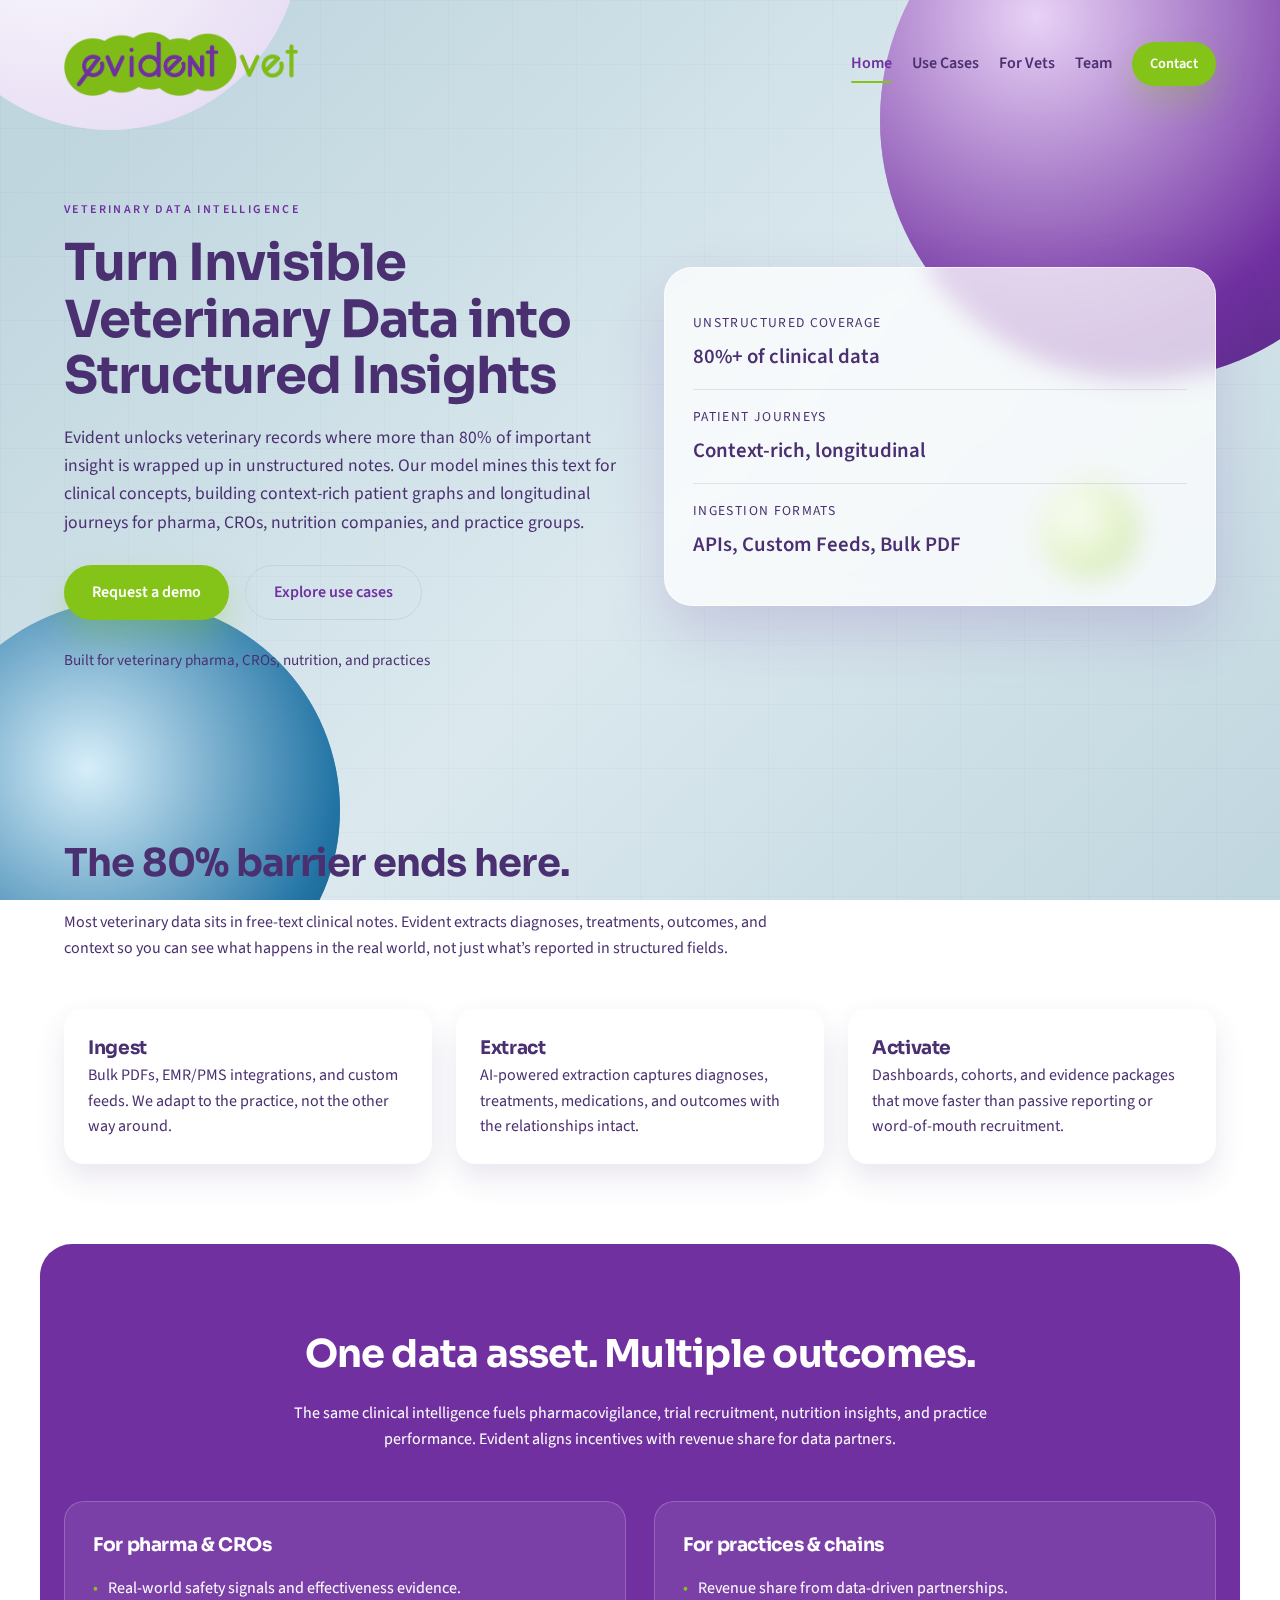
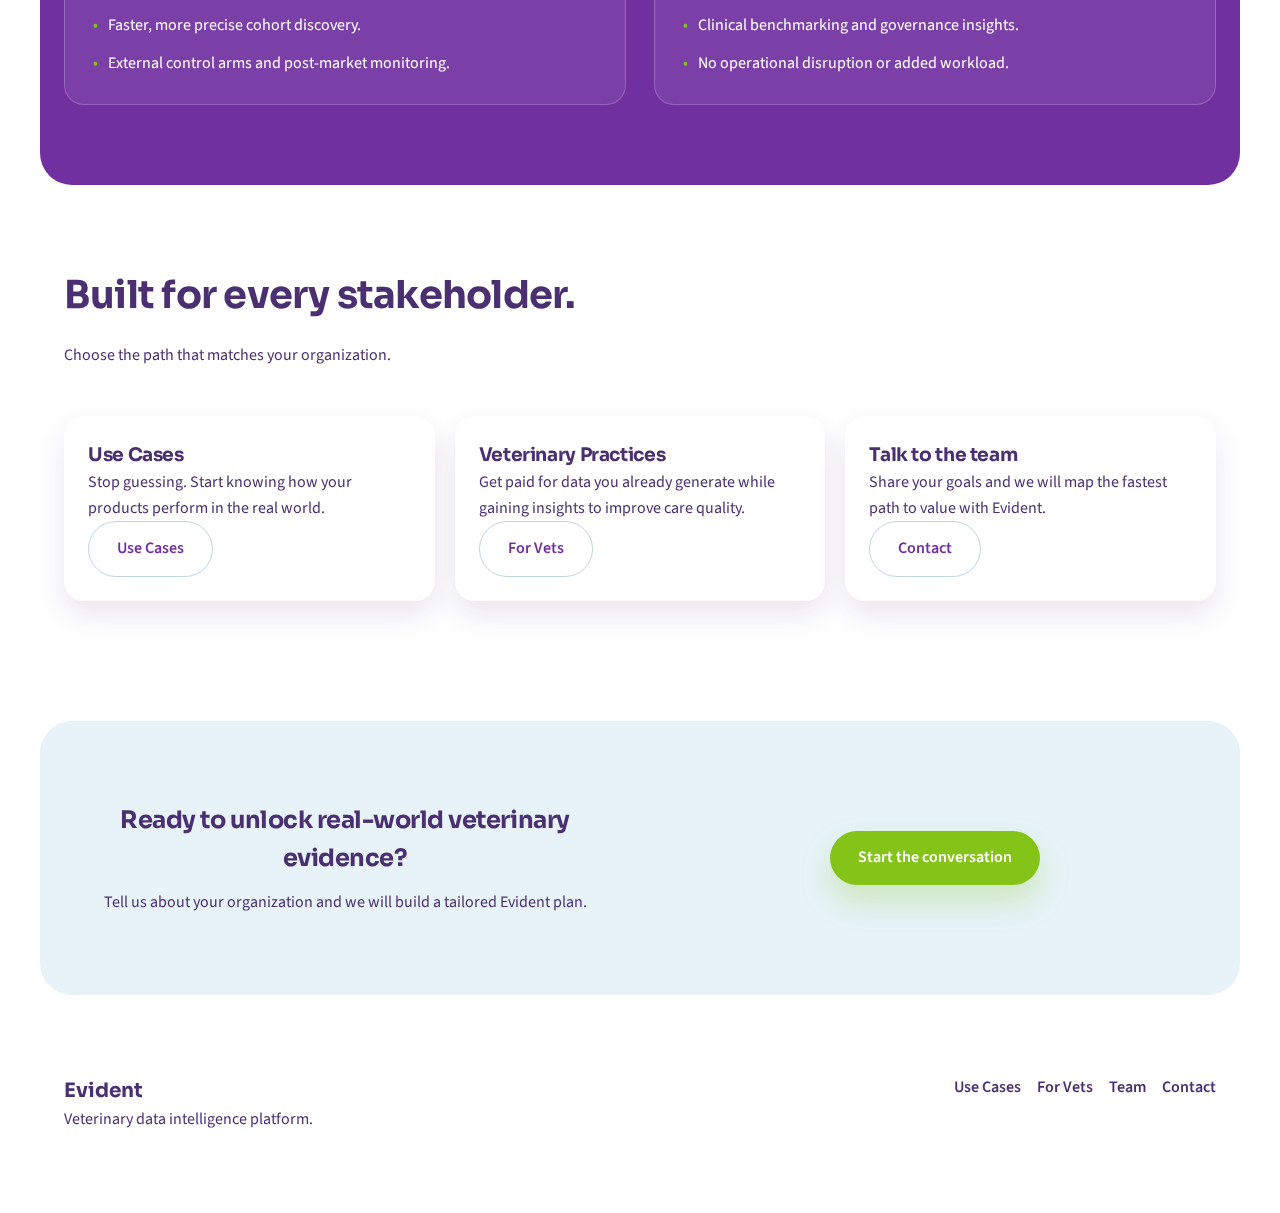
<file: index.html>
<!doctype html>
<html lang="en">
  <head>
    <meta charset="utf-8" />
    <meta name="viewport" content="width=device-width, initial-scale=1" />
    <title>Evident | Veterinary Data Intelligence</title>
    <meta
      name="description"
      content="Evident transforms unstructured veterinary records into real-world intelligence for pharma, CROs, nutrition brands, and veterinary practice groups."
    />
    <link rel="icon" href="static/favicon.png" type="image/png" />
    <link rel="preconnect" href="https://fonts.googleapis.com" />
    <link rel="preconnect" href="https://fonts.gstatic.com" crossorigin />
    <link
      href="https://fonts.googleapis.com/css2?family=Sora:wght@400;600;700&family=Source+Sans+3:wght@400;500;600&display=swap"
      rel="stylesheet"
    />
    <link rel="stylesheet" href="styles.css" />
  </head>
  <body>
    <div class="bg">
      <div class="orb orb-one" aria-hidden="true"></div>
      <div class="orb orb-two" aria-hidden="true"></div>
      <div class="orb orb-three" aria-hidden="true"></div>
      <div class="orb orb-four" aria-hidden="true"></div>
      <div class="orb orb-one orb-flat" aria-hidden="true"></div>
      <div class="orb orb-two orb-flat" aria-hidden="true"></div>
      <div class="orb orb-three orb-flat" aria-hidden="true"></div>
      <div class="orb orb-four orb-flat" aria-hidden="true"></div>
      <canvas class="orb-lines" aria-hidden="true"></canvas>
      <div class="grid" aria-hidden="true"></div>
    </div>

    <header class="nav">
      <a class="logo" href="/" aria-label="Evident home">
        <img src="static/evidentvet.png" alt="Evident logo" />
      </a>
      <button class="nav-toggle" type="button" aria-label="Toggle menu" aria-expanded="false">
        <span class="bar"></span>
        <span class="bar"></span>
        <span class="bar"></span>
      </button>
      <nav class="nav-links">
        <button class="nav-toggle nav-close" type="button" aria-label="Close menu">
          <span class="bar"></span>
          <span class="bar"></span>
          <span class="bar"></span>
        </button>
        <a href="/" class="active">Home</a>
        <a href="/pharma/">Use Cases</a>
        <a href="/vets/">For Vets</a>
        <a href="/team/">Team</a>
        <a href="/contact/" class="button small">Contact</a>
      </nav>
    </header>

    <main>
      <section class="hero">
        <div class="hero-copy">
          <p class="eyebrow">Veterinary data intelligence</p>
          <h1>Turn Invisible Veterinary Data into Structured Insights</h1>
          <p class="lede">
            Evident unlocks veterinary records where more than 80% of important
            insight is wrapped up in unstructured notes. Our model mines this
            text for clinical concepts, building context-rich patient graphs and
            longitudinal journeys for pharma, CROs, nutrition companies, and
            practice groups.
          </p>
          <div class="cta-row">
            <a class="button" href="/contact/">Request a demo</a>
            <a class="button ghost" href="/pharma/">Explore use cases</a>
          </div>
          <div class="trust">
            <span>Built for veterinary pharma, CROs, nutrition, and practices</span>
          </div>
        </div>
        <div class="hero-card" aria-hidden="true">
          <div class="hero-card-body">
            <div class="metric">
              <p class="metric-label">Unstructured coverage</p>
              <p class="metric-value">80%+ of clinical data</p>
            </div>
            <div class="metric">
              <p class="metric-label">Patient journeys</p>
              <p class="metric-value">Context-rich, longitudinal</p>
            </div>
            <div class="metric">
              <p class="metric-label">Ingestion formats</p>
              <p class="metric-value">APIs, Custom Feeds, Bulk PDF</p>
            </div>
          </div>
        </div>
      </section>

      <section class="section" id="platform">
        <div class="section-title">
          <h2>The 80% barrier ends here.</h2>
          <p>
            Most veterinary data sits in free-text clinical notes. Evident
            extracts diagnoses, treatments, outcomes, and context so you can see
            what happens in the real world, not just what’s reported in
            structured fields.
          </p>
        </div>
        <div class="steps">
          <div class="step">
            <h3>Ingest</h3>
            <p>
              Bulk PDFs, EMR/PMS integrations, and custom feeds. We adapt to the
              practice, not the other way around.
            </p>
          </div>
          <div class="step">
            <h3>Extract</h3>
            <p>
              AI-powered extraction captures diagnoses, treatments, medications,
              and outcomes with the relationships intact.
            </p>
          </div>
          <div class="step">
            <h3>Activate</h3>
            <p>
              Dashboards, cohorts, and evidence packages that move faster than
              passive reporting or word-of-mouth recruitment.
            </p>
          </div>
        </div>
      </section>

      <section class="section dark" id="impact">
        <div class="section-title">
          <h2>One data asset. Multiple outcomes.</h2>
          <p>
            The same clinical intelligence fuels pharmacovigilance, trial
            recruitment, nutrition insights, and practice performance. Evident
            aligns incentives with revenue share for data partners.
          </p>
        </div>
        <div class="split">
          <div class="panel">
            <h3>For pharma & CROs</h3>
            <ul>
              <li>Real-world safety signals and effectiveness evidence.</li>
              <li>Faster, more precise cohort discovery.</li>
              <li>External control arms and post-market monitoring.</li>
            </ul>
          </div>
          <div class="panel">
            <h3>For practices & chains</h3>
            <ul>
              <li>Revenue share from data-driven partnerships.</li>
              <li>Clinical benchmarking and governance insights.</li>
              <li>No operational disruption or added workload.</li>
            </ul>
          </div>
        </div>
      </section>

      <section class="section" id="audiences">
        <div class="section-title">
          <h2>Built for every stakeholder.</h2>
          <p>Choose the path that matches your organization.</p>
        </div>
        <div class="feature-grid">
          <div class="feature">
            <h3>Use Cases</h3>
            <p>
              Stop guessing. Start knowing how your products perform in the real
              world.
            </p>
            <a class="button ghost" href="/pharma/">Use Cases</a>
          </div>
          <div class="feature">
            <h3>Veterinary Practices</h3>
            <p>
              Get paid for data you already generate while gaining insights to
              improve care quality.
            </p>
            <a class="button ghost" href="/vets/">For Vets</a>
          </div>
          <div class="feature">
            <h3>Talk to the team</h3>
            <p>
              Share your goals and we will map the fastest path to value with
              Evident.
            </p>
            <a class="button ghost" href="/contact/">Contact</a>
          </div>
        </div>
      </section>

      <section class="section cta" id="contact">
        <div class="cta-content">
          <h2>Ready to unlock real-world veterinary evidence?</h2>
          <p>
            Tell us about your organization and we will build a tailored Evident
            plan.
          </p>
        </div>
        <div class="cta-actions">
          <a class="button" href="/contact/">Start the conversation</a>
        </div>
      </section>
    </main>

    <footer class="footer">
      <div>
        <div class="logo">Evident</div>
        <p>Veterinary data intelligence platform.</p>
      </div>
      <div class="footer-links">
        <a href="/pharma/">Use Cases</a>
        <a href="/vets/">For Vets</a>
        <a href="/team/">Team</a>
        <a href="/contact/">Contact</a>
      </div>
    </footer>
    <script src="scripts.js"></script>
  </body>
</html>
</file>
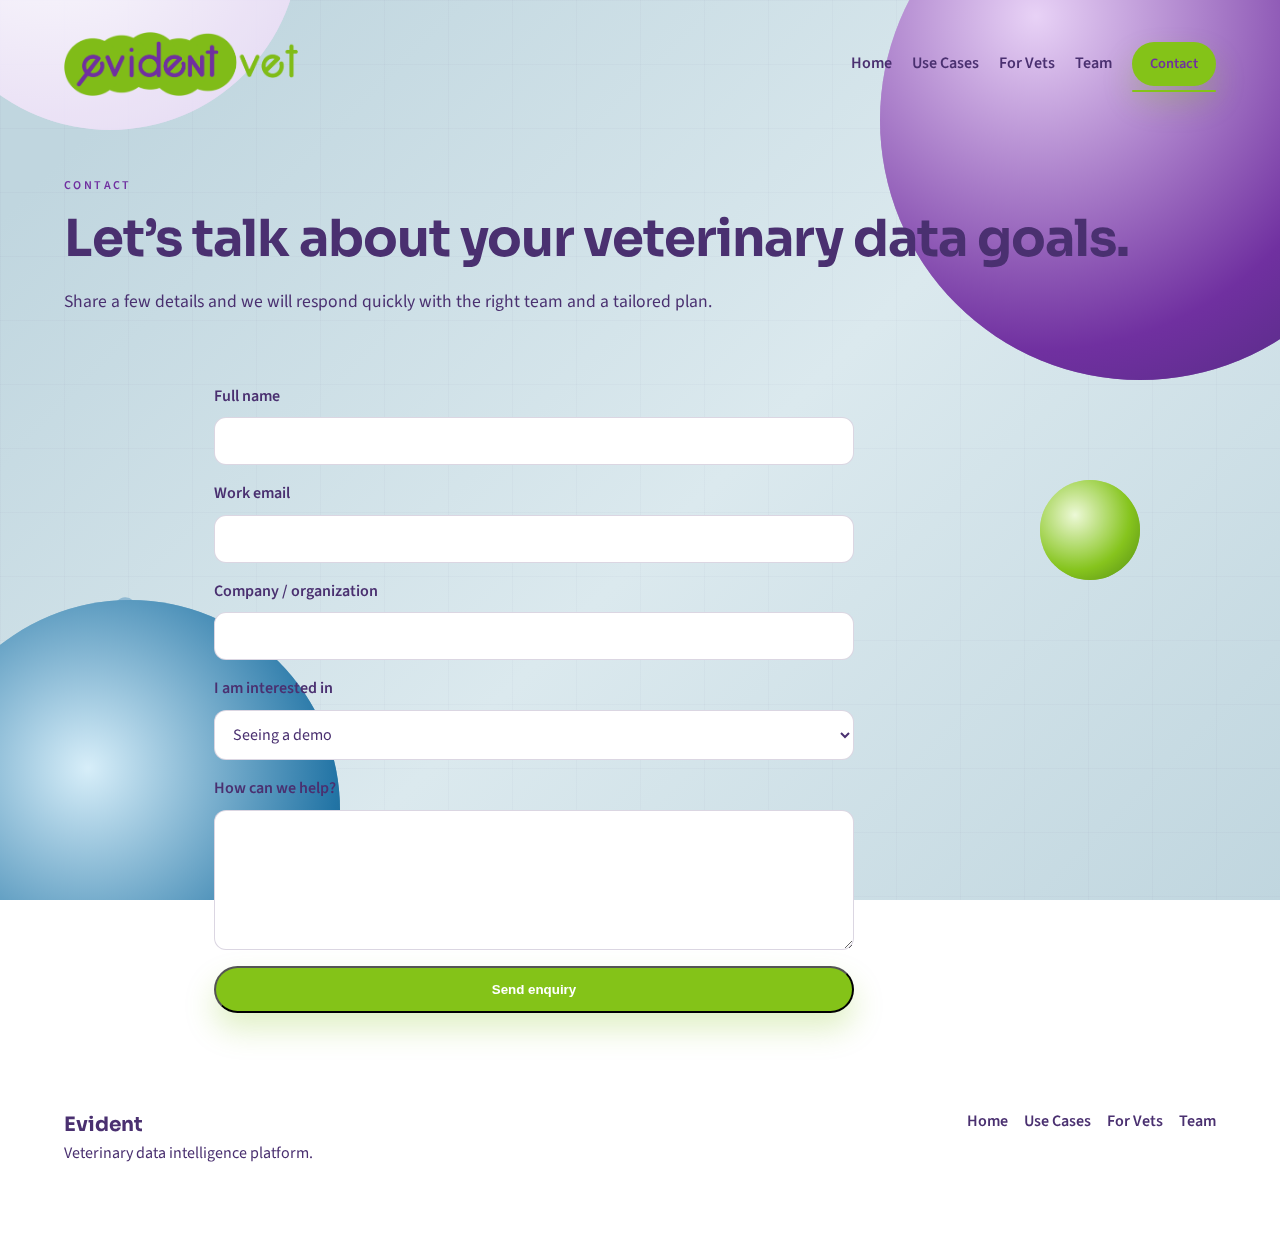
<file: contact/index.html>
<!doctype html>
<html lang="en">
  <head>
    <meta charset="utf-8" />
    <meta name="viewport" content="width=device-width, initial-scale=1" />
    <title>Evident | Contact</title>
    <meta
      name="description"
      content="Contact Evident to request a demo or discuss a partnership."
    />
    <link rel="icon" href="/static/favicon.png" type="image/png" />
    <link rel="preconnect" href="https://fonts.googleapis.com" />
    <link rel="preconnect" href="https://fonts.gstatic.com" crossorigin />
    <link
      href="https://fonts.googleapis.com/css2?family=Sora:wght@400;600;700&family=Source+Sans+3:wght@400;500;600&display=swap"
      rel="stylesheet"
    />
    <link rel="stylesheet" href="/styles.css" />
  </head>
  <body>
    <div class="bg">
      <div class="orb orb-one" aria-hidden="true"></div>
      <div class="orb orb-two" aria-hidden="true"></div>
      <div class="orb orb-three" aria-hidden="true"></div>
      <div class="orb orb-four" aria-hidden="true"></div>
      <div class="orb orb-one orb-flat" aria-hidden="true"></div>
      <div class="orb orb-two orb-flat" aria-hidden="true"></div>
      <div class="orb orb-three orb-flat" aria-hidden="true"></div>
      <div class="orb orb-four orb-flat" aria-hidden="true"></div>
      <canvas class="orb-lines" aria-hidden="true"></canvas>
      <div class="grid" aria-hidden="true"></div>
    </div>

    <header class="nav">
      <a class="logo" href="/" aria-label="Evident home">
        <img src="/static/evidentvet.png" alt="Evident logo" />
      </a>
      <button class="nav-toggle" type="button" aria-label="Toggle menu" aria-expanded="false">
        <span class="bar"></span>
        <span class="bar"></span>
        <span class="bar"></span>
      </button>
      <nav class="nav-links">
        <button class="nav-toggle nav-close" type="button" aria-label="Close menu">
          <span class="bar"></span>
          <span class="bar"></span>
          <span class="bar"></span>
        </button>
        <a href="/">Home</a>
        <a href="/pharma/">Use Cases</a>
        <a href="/vets/">For Vets</a>
        <a href="/team/">Team</a>
        <a href="/contact/" class="button small active">Contact</a>
      </nav>
    </header>

    <main>
      <section class="page-hero">
        <p class="eyebrow">Contact</p>
        <h1>Let’s talk about your veterinary data goals.</h1>
        <p class="lede">
          Share a few details and we will respond quickly with the right team and
          a tailored plan.
        </p>
      </section>

      <section class="content">
        <form class="form" action="https://api.web3forms.com/submit" method="post" data-web3>
          <input type="hidden" name="access_key" value="3e343754-287f-47aa-9b7f-0cca953d93fd" />
          <input type="hidden" name="subject" value="Evident website enquiry" />
          <input type="hidden" name="from_name" value="Evident Website" />
          <div class="field">
            <label class="label" for="name">Full name</label>
            <input class="input" id="name" name="name" type="text" required />
          </div>
          <div class="field">
            <label class="label" for="email">Work email</label>
            <input class="input" id="email" name="email" type="email" required />
          </div>
          <div class="field">
            <label class="label" for="company">Company / organization</label>
            <input class="input" id="company" name="company" type="text" />
          </div>
          <div class="field">
            <label class="label" for="interest">I am interested in</label>
            <select class="select" id="interest" name="interest">
              <option value="demo" selected>Seeing a demo</option>
              <option value="pharma">Pharma / biotech</option>
              <option value="cro">CRO / clinical trials</option>
              <option value="nutrition">Nutrition</option>
              <option value="practice">Veterinary practice / chain</option>
              <option value="other">Other</option>
            </select>
          </div>
          <div class="field">
            <label class="label" for="message">How can we help?</label>
            <textarea
              class="textarea"
              id="message"
              name="message"
              required
            ></textarea>
          </div>
          <button class="button" type="submit">Send enquiry</button>
          <p class="form-note" data-form-status></p>
        </form>
      </section>
    </main>

    <footer class="footer">
      <div>
        <div class="logo">Evident</div>
        <p>Veterinary data intelligence platform.</p>
      </div>
      <div class="footer-links">
        <a href="/">Home</a>
        <a href="/pharma/">Use Cases</a>
        <a href="/vets/">For Vets</a>
        <a href="/team/">Team</a>
      </div>
    </footer>
    <script src="/scripts.js"></script>
  </body>
</html>
</file>
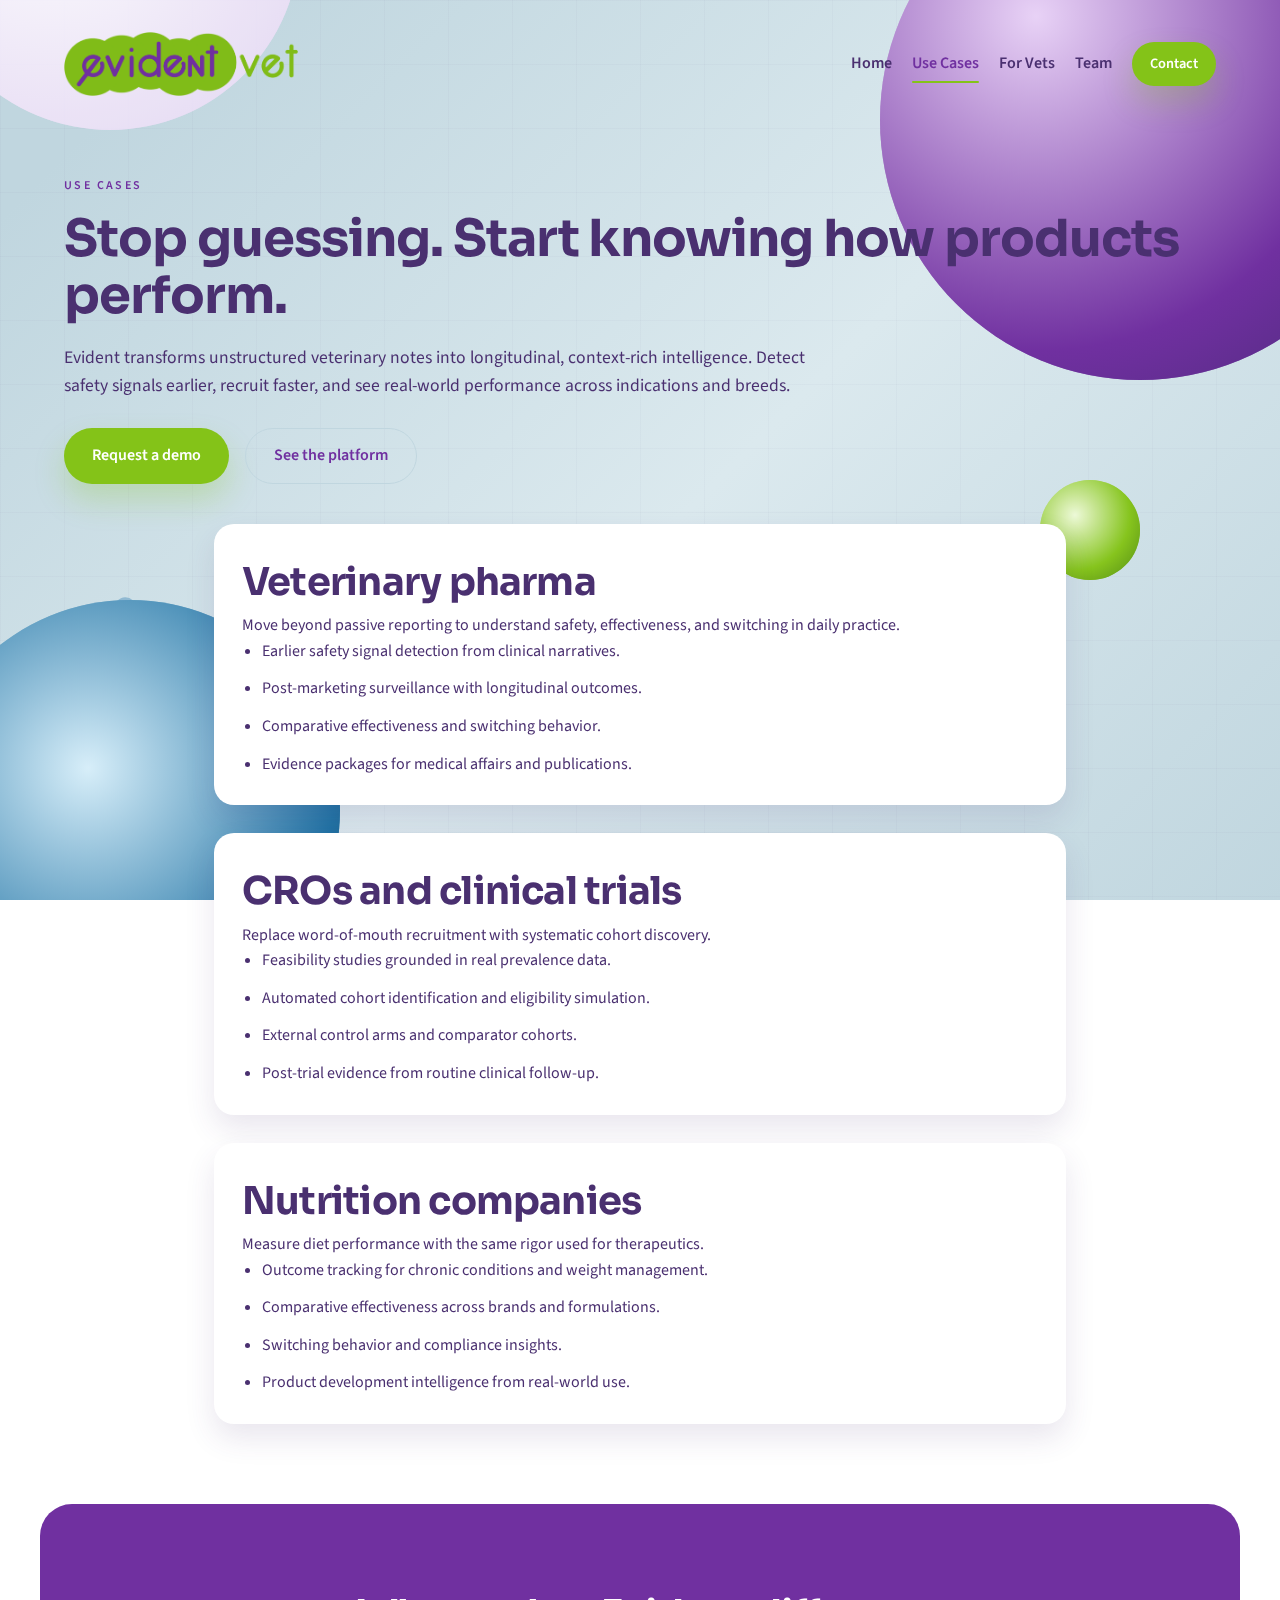
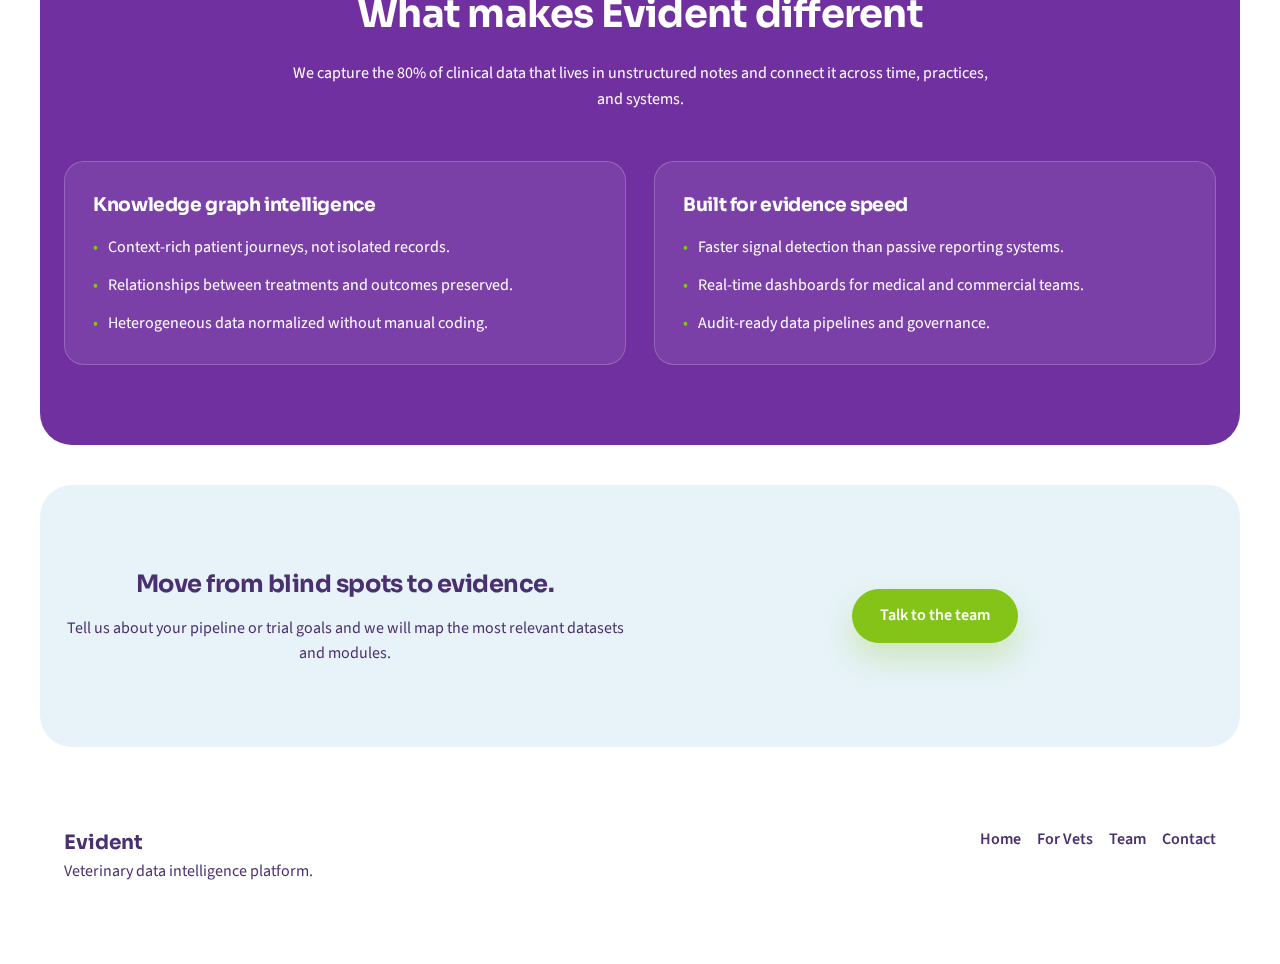
<file: pharma/index.html>
<!doctype html>
<html lang="en">
  <head>
    <meta charset="utf-8" />
    <meta name="viewport" content="width=device-width, initial-scale=1" />
    <title>Evident | Use Cases</title>
    <meta
      name="description"
      content="Real-world veterinary evidence for pharma, CROs, and nutrition companies."
    />
    <link rel="icon" href="/static/favicon.png" type="image/png" />
    <link rel="preconnect" href="https://fonts.googleapis.com" />
    <link rel="preconnect" href="https://fonts.gstatic.com" crossorigin />
    <link
      href="https://fonts.googleapis.com/css2?family=Sora:wght@400;600;700&family=Source+Sans+3:wght@400;500;600&display=swap"
      rel="stylesheet"
    />
    <link rel="stylesheet" href="/styles.css" />
  </head>
  <body>
    <div class="bg">
      <div class="orb orb-one" aria-hidden="true"></div>
      <div class="orb orb-two" aria-hidden="true"></div>
      <div class="orb orb-three" aria-hidden="true"></div>
      <div class="orb orb-four" aria-hidden="true"></div>
      <div class="orb orb-one orb-flat" aria-hidden="true"></div>
      <div class="orb orb-two orb-flat" aria-hidden="true"></div>
      <div class="orb orb-three orb-flat" aria-hidden="true"></div>
      <div class="orb orb-four orb-flat" aria-hidden="true"></div>
      <canvas class="orb-lines" aria-hidden="true"></canvas>
      <div class="grid" aria-hidden="true"></div>
    </div>

    <header class="nav">
      <a class="logo" href="/" aria-label="Evident home">
        <img src="/static/evidentvet.png" alt="Evident logo" />
      </a>
      <button class="nav-toggle" type="button" aria-label="Toggle menu" aria-expanded="false">
        <span class="bar"></span>
        <span class="bar"></span>
        <span class="bar"></span>
      </button>
      <nav class="nav-links">
        <button class="nav-toggle nav-close" type="button" aria-label="Close menu">
          <span class="bar"></span>
          <span class="bar"></span>
          <span class="bar"></span>
        </button>
        <a href="/">Home</a>
        <a href="/pharma/" class="active">Use Cases</a>
        <a href="/vets/">For Vets</a>
        <a href="/team/">Team</a>
        <a href="/contact/" class="button small">Contact</a>
      </nav>
    </header>

    <main>
      <section class="page-hero">
        <p class="eyebrow">Use cases</p>
        <h1>Stop guessing. Start knowing how products perform.</h1>
        <p class="lede">
          Evident transforms unstructured veterinary notes into longitudinal,
          context-rich intelligence. Detect safety signals earlier, recruit
          faster, and see real-world performance across indications and breeds.
        </p>
        <div class="cta-row">
          <a class="button" href="/contact/">Request a demo</a>
          <a class="button ghost" href="/#platform">See the platform</a>
        </div>
      </section>

      <section class="content">
        <div class="card">
          <h2>Veterinary pharma</h2>
          <p>
            Move beyond passive reporting to understand safety, effectiveness,
            and switching in daily practice.
          </p>
          <ul>
            <li>Earlier safety signal detection from clinical narratives.</li>
            <li>Post-marketing surveillance with longitudinal outcomes.</li>
            <li>Comparative effectiveness and switching behavior.</li>
            <li>Evidence packages for medical affairs and publications.</li>
          </ul>
        </div>

        <div class="card">
          <h2>CROs and clinical trials</h2>
          <p>
            Replace word-of-mouth recruitment with systematic cohort discovery.
          </p>
          <ul>
            <li>Feasibility studies grounded in real prevalence data.</li>
            <li>Automated cohort identification and eligibility simulation.</li>
            <li>External control arms and comparator cohorts.</li>
            <li>Post-trial evidence from routine clinical follow-up.</li>
          </ul>
        </div>

        <div class="card">
          <h2>Nutrition companies</h2>
          <p>
            Measure diet performance with the same rigor used for therapeutics.
          </p>
          <ul>
            <li>Outcome tracking for chronic conditions and weight management.</li>
            <li>Comparative effectiveness across brands and formulations.</li>
            <li>Switching behavior and compliance insights.</li>
            <li>Product development intelligence from real-world use.</li>
          </ul>
        </div>
      </section>

      <section class="section dark">
        <div class="section-title">
          <h2>What makes Evident different</h2>
          <p>
            We capture the 80% of clinical data that lives in unstructured notes
            and connect it across time, practices, and systems.
          </p>
        </div>
        <div class="split">
          <div class="panel">
            <h3>Knowledge graph intelligence</h3>
            <ul>
              <li>Context-rich patient journeys, not isolated records.</li>
              <li>Relationships between treatments and outcomes preserved.</li>
              <li>Heterogeneous data normalized without manual coding.</li>
            </ul>
          </div>
          <div class="panel">
            <h3>Built for evidence speed</h3>
            <ul>
              <li>Faster signal detection than passive reporting systems.</li>
              <li>Real-time dashboards for medical and commercial teams.</li>
              <li>Audit-ready data pipelines and governance.</li>
            </ul>
          </div>
        </div>
      </section>

      <section class="section cta">
        <div class="cta-content">
          <h2>Move from blind spots to evidence.</h2>
          <p>
            Tell us about your pipeline or trial goals and we will map the most
            relevant datasets and modules.
          </p>
        </div>
        <div class="cta-actions">
          <a class="button" href="/contact/">Talk to the team</a>
        </div>
      </section>
    </main>

    <footer class="footer">
      <div>
        <div class="logo">Evident</div>
        <p>Veterinary data intelligence platform.</p>
      </div>
      <div class="footer-links">
        <a href="/">Home</a>
        <a href="/vets/">For Vets</a>
        <a href="/team/">Team</a>
        <a href="/contact/">Contact</a>
      </div>
    </footer>
    <script src="/scripts.js"></script>
  </body>
</html>
</file>
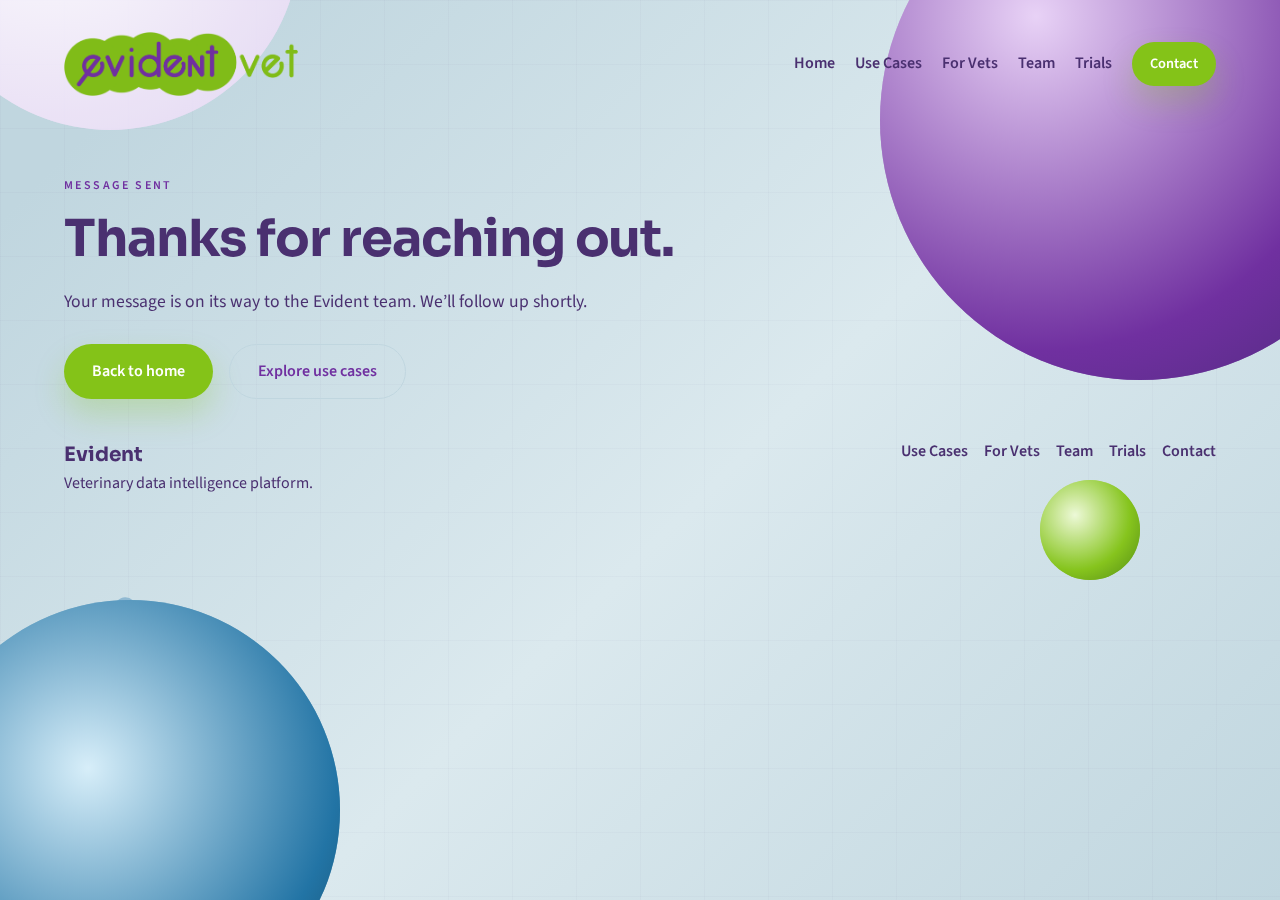
<file: success/index.html>
<!doctype html>
<html lang="en">
  <head>
    <meta charset="utf-8" />
    <meta name="viewport" content="width=device-width, initial-scale=1" />
    <title>Evident | Message Sent</title>
    <meta
      name="description"
      content="Your message has been sent to Evident."
    />
    <link rel="icon" href="/static/favicon.png" type="image/png" />
    <link rel="preconnect" href="https://fonts.googleapis.com" />
    <link rel="preconnect" href="https://fonts.gstatic.com" crossorigin />
    <link
      href="https://fonts.googleapis.com/css2?family=Sora:wght@400;600;700&family=Source+Sans+3:wght@400;500;600&display=swap"
      rel="stylesheet"
    />
    <link rel="stylesheet" href="/styles.css" />
  </head>
  <body>
    <div class="bg">
      <div class="orb orb-one" aria-hidden="true"></div>
      <div class="orb orb-two" aria-hidden="true"></div>
      <div class="orb orb-three" aria-hidden="true"></div>
      <div class="orb orb-four" aria-hidden="true"></div>
      <div class="orb orb-one orb-flat" aria-hidden="true"></div>
      <div class="orb orb-two orb-flat" aria-hidden="true"></div>
      <div class="orb orb-three orb-flat" aria-hidden="true"></div>
      <div class="orb orb-four orb-flat" aria-hidden="true"></div>
      <canvas class="orb-lines" aria-hidden="true"></canvas>
      <div class="grid" aria-hidden="true"></div>
    </div>

    <header class="nav">
      <a class="logo" href="/" aria-label="Evident home">
        <img src="/static/evidentvet.png" alt="Evident logo" />
      </a>
      <button class="nav-toggle" type="button" aria-label="Toggle menu" aria-expanded="false">
        <span class="bar"></span>
        <span class="bar"></span>
        <span class="bar"></span>
      </button>
      <nav class="nav-links">
        <button class="nav-toggle nav-close" type="button" aria-label="Close menu">
          <span class="bar"></span>
          <span class="bar"></span>
          <span class="bar"></span>
        </button>
        <a href="/">Home</a>
        <a href="/pharma/">Use Cases</a>
        <a href="/vets/">For Vets</a>
        <a href="/team/">Team</a>
        <a href="https://evident.med">Trials</a>
        <a href="/contact/" class="button small">Contact</a>
      </nav>
    </header>

    <main>
      <section class="page-hero">
        <p class="eyebrow">Message sent</p>
        <h1>Thanks for reaching out.</h1>
        <p class="lede">
          Your message is on its way to the Evident team. We’ll follow up
          shortly.
        </p>
        <div class="cta-row">
          <a class="button" href="/">Back to home</a>
          <a class="button ghost" href="/pharma/">Explore use cases</a>
        </div>
      </section>
    </main>

    <footer class="footer">
      <div>
        <div class="logo">Evident</div>
        <p>Veterinary data intelligence platform.</p>
      </div>
      <div class="footer-links">
        <a href="/pharma/">Use Cases</a>
        <a href="/vets/">For Vets</a>
        <a href="/team/">Team</a>
        <a href="https://evident.med">Trials</a>
        <a href="/contact/">Contact</a>
      </div>
    </footer>
    <script src="/scripts.js"></script>
  </body>
</html>
</file>
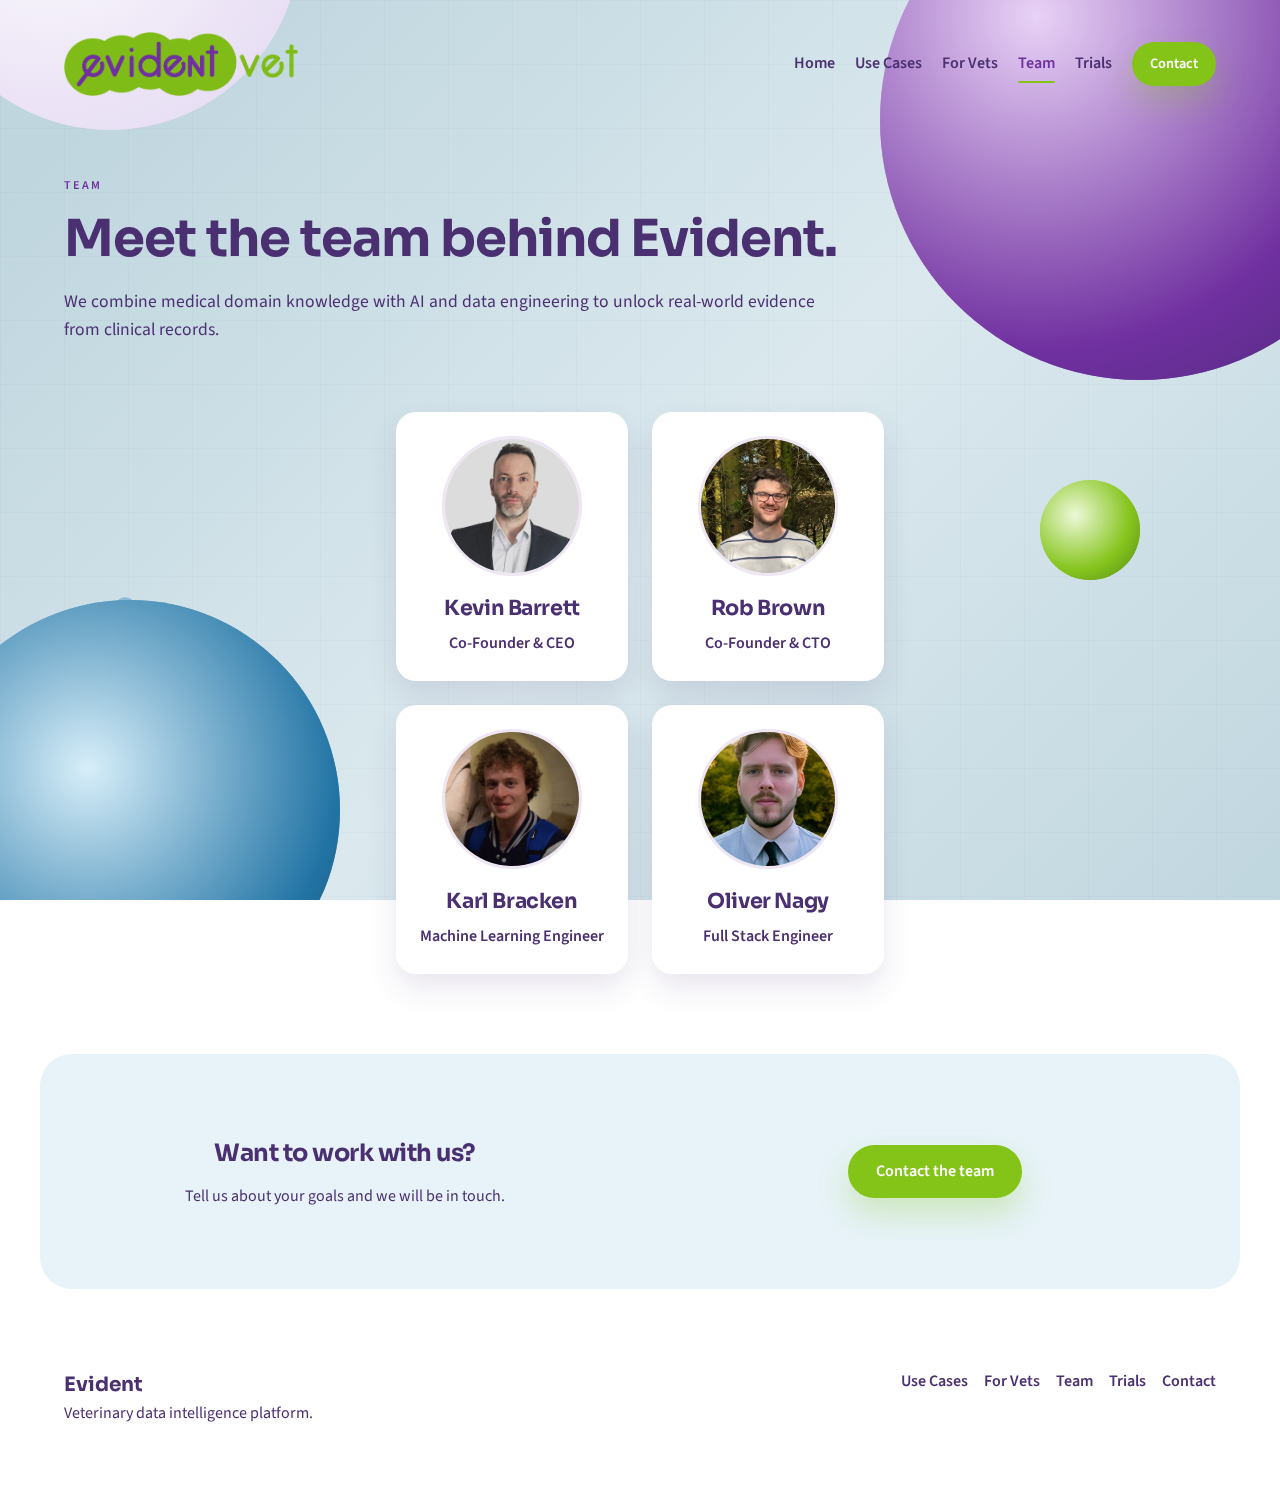
<file: team/index.html>
<!doctype html>
<html lang="en">
  <head>
    <meta charset="utf-8" />
    <meta name="viewport" content="width=device-width, initial-scale=1" />
    <title>Evident | Team</title>
    <meta
      name="description"
      content="Meet the Evident team building veterinary data intelligence."
    />
    <link rel="icon" href="/static/favicon.png" type="image/png" />
    <link rel="preconnect" href="https://fonts.googleapis.com" />
    <link rel="preconnect" href="https://fonts.gstatic.com" crossorigin />
    <link
      href="https://fonts.googleapis.com/css2?family=Sora:wght@400;600;700&family=Source+Sans+3:wght@400;500;600&display=swap"
      rel="stylesheet"
    />
    <link rel="stylesheet" href="/styles.css" />
  </head>
  <body>
    <div class="bg">
      <div class="orb orb-one" aria-hidden="true"></div>
      <div class="orb orb-two" aria-hidden="true"></div>
      <div class="orb orb-three" aria-hidden="true"></div>
      <div class="orb orb-four" aria-hidden="true"></div>
      <div class="orb orb-one orb-flat" aria-hidden="true"></div>
      <div class="orb orb-two orb-flat" aria-hidden="true"></div>
      <div class="orb orb-three orb-flat" aria-hidden="true"></div>
      <div class="orb orb-four orb-flat" aria-hidden="true"></div>
      <canvas class="orb-lines" aria-hidden="true"></canvas>
      <div class="grid" aria-hidden="true"></div>
    </div>

    <header class="nav">
      <a class="logo" href="/" aria-label="Evident home">
        <img src="/static/evidentvet.png" alt="Evident logo" />
      </a>
      <button class="nav-toggle" type="button" aria-label="Toggle menu" aria-expanded="false">
        <span class="bar"></span>
        <span class="bar"></span>
        <span class="bar"></span>
      </button>
      <nav class="nav-links">
        <button class="nav-toggle nav-close" type="button" aria-label="Close menu">
          <span class="bar"></span>
          <span class="bar"></span>
          <span class="bar"></span>
        </button>
        <a href="/">Home</a>
        <a href="/pharma/">Use Cases</a>
        <a href="/vets/">For Vets</a>
        <a href="/team/" class="active">Team</a>
        <a href="https://evident.med">Trials</a>
        <a href="/contact/" class="button small">Contact</a>
      </nav>
    </header>

    <main>
      <section class="page-hero">
        <p class="eyebrow">Team</p>
        <h1>Meet the team behind Evident.</h1>
        <p class="lede">
          We combine medical domain knowledge with AI and data engineering to
          unlock real-world evidence from clinical records.
        </p>
      </section>

      <section class="content">
        <div class="team-grid">
          <div class="team-card">
            <img class="team-photo" src="/static/Kevin.jpeg" alt="Kevin Barrett" />
            <h3>Kevin Barrett</h3>
            <p class="team-role">Co-Founder &amp; CEO</p>
          </div>
          <div class="team-card">
            <img class="team-photo" src="/static/robSquare.png" alt="Rob Brown" />
            <h3>Rob Brown</h3>
            <p class="team-role">Co-Founder &amp; CTO</p>
          </div>
          <div class="team-card">
            <img class="team-photo" src="/static/karlSquare.png" alt="Karl Bracken" />
            <h3>Karl Bracken</h3>
            <p class="team-role">Machine Learning Engineer</p>
          </div>
          <div class="team-card">
            <img class="team-photo" src="/static/oliverSquare.png" alt="Oliver Nagy" />
            <h3>Oliver Nagy</h3>
            <p class="team-role">Full Stack Engineer</p>
          </div>
        </div>
      </section>

      <section class="section cta">
        <div class="cta-content">
          <h2>Want to work with us?</h2>
          <p>Tell us about your goals and we will be in touch.</p>
        </div>
        <div class="cta-actions">
          <a class="button" href="/contact/">Contact the team</a>
        </div>
      </section>
    </main>

    <footer class="footer">
      <div>
        <div class="logo">Evident</div>
        <p>Veterinary data intelligence platform.</p>
      </div>
      <div class="footer-links">
        <a href="/pharma/">Use Cases</a>
        <a href="/vets/">For Vets</a>
        <a href="/team/">Team</a>
        <a href="https://evident.med">Trials</a>
        <a href="/contact/">Contact</a>
      </div>
    </footer>
    <script src="/scripts.js"></script>
  </body>
</html>
</file>
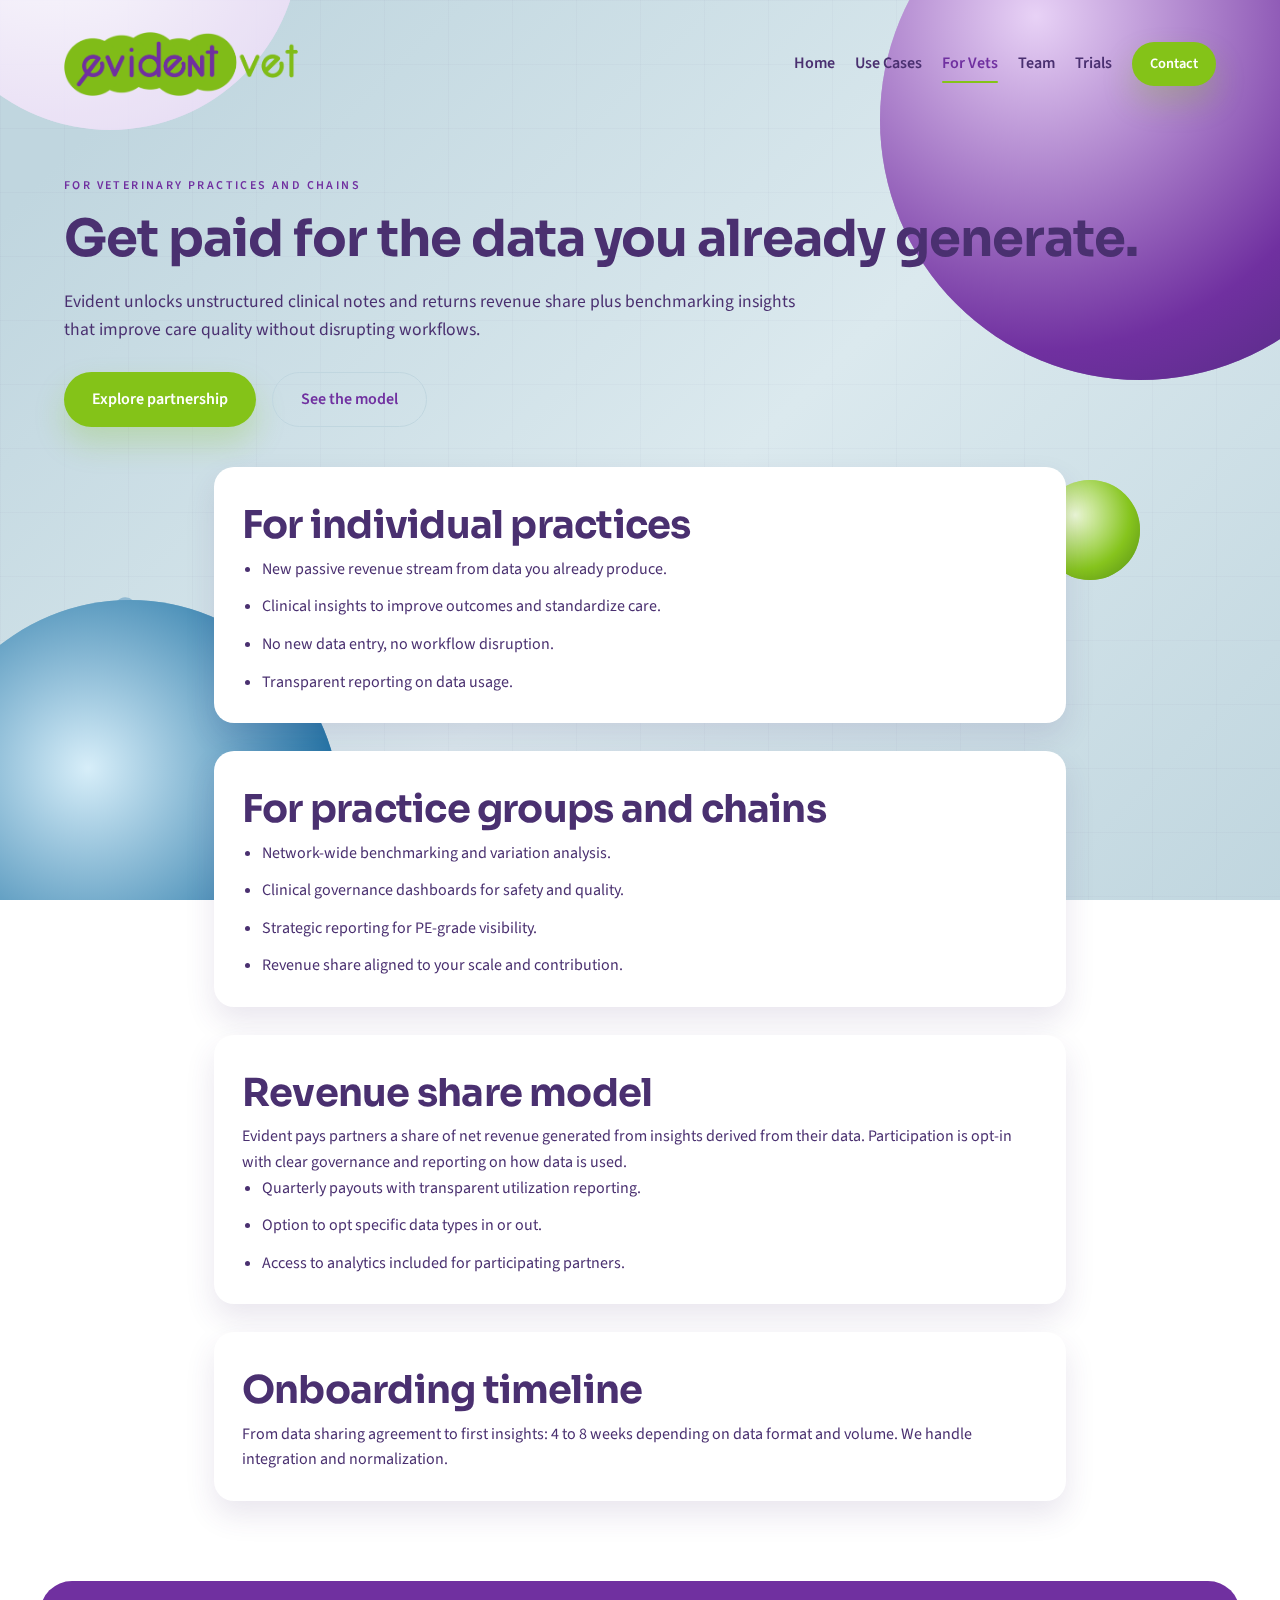
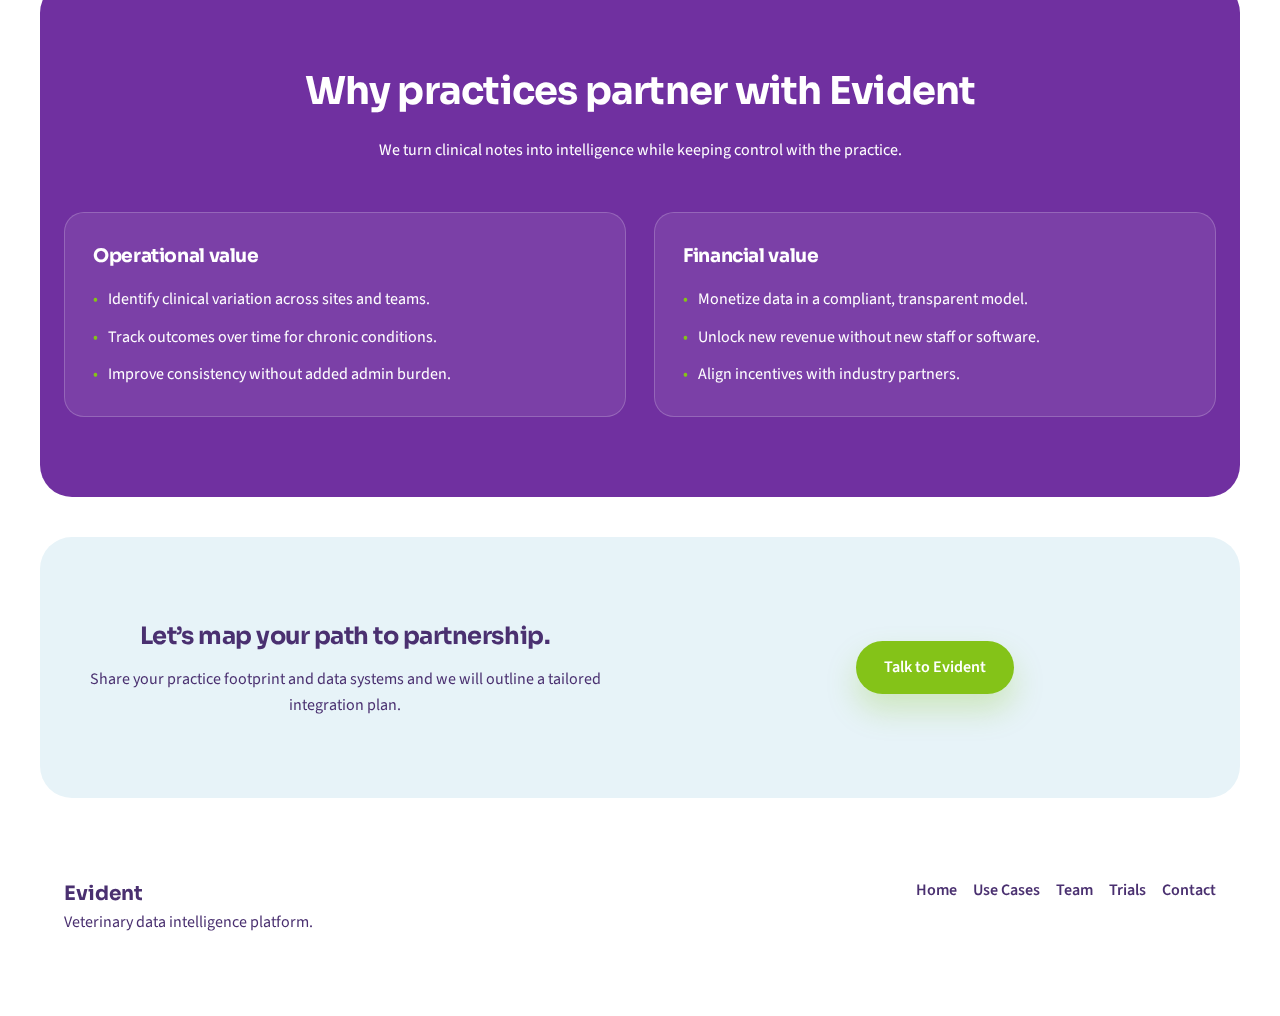
<file: vets/index.html>
<!doctype html>
<html lang="en">
  <head>
    <meta charset="utf-8" />
    <meta name="viewport" content="width=device-width, initial-scale=1" />
    <title>Evident | For Vets</title>
    <meta
      name="description"
      content="Revenue share and clinical intelligence for veterinary practices and chains."
    />
    <link rel="icon" href="/static/favicon.png" type="image/png" />
    <link rel="preconnect" href="https://fonts.googleapis.com" />
    <link rel="preconnect" href="https://fonts.gstatic.com" crossorigin />
    <link
      href="https://fonts.googleapis.com/css2?family=Sora:wght@400;600;700&family=Source+Sans+3:wght@400;500;600&display=swap"
      rel="stylesheet"
    />
    <link rel="stylesheet" href="/styles.css" />
  </head>
  <body>
    <div class="bg">
      <div class="orb orb-one" aria-hidden="true"></div>
      <div class="orb orb-two" aria-hidden="true"></div>
      <div class="orb orb-three" aria-hidden="true"></div>
      <div class="orb orb-four" aria-hidden="true"></div>
      <div class="orb orb-one orb-flat" aria-hidden="true"></div>
      <div class="orb orb-two orb-flat" aria-hidden="true"></div>
      <div class="orb orb-three orb-flat" aria-hidden="true"></div>
      <div class="orb orb-four orb-flat" aria-hidden="true"></div>
      <canvas class="orb-lines" aria-hidden="true"></canvas>
      <div class="grid" aria-hidden="true"></div>
    </div>

    <header class="nav">
      <a class="logo" href="/" aria-label="Evident home">
        <img src="/static/evidentvet.png" alt="Evident logo" />
      </a>
      <button class="nav-toggle" type="button" aria-label="Toggle menu" aria-expanded="false">
        <span class="bar"></span>
        <span class="bar"></span>
        <span class="bar"></span>
      </button>
      <nav class="nav-links">
        <button class="nav-toggle nav-close" type="button" aria-label="Close menu">
          <span class="bar"></span>
          <span class="bar"></span>
          <span class="bar"></span>
        </button>
        <a href="/">Home</a>
        <a href="/pharma/">Use Cases</a>
        <a href="/vets/" class="active">For Vets</a>
        <a href="/team/">Team</a>
        <a href="https://evident.med">Trials</a>
        <a href="/contact/" class="button small">Contact</a>
      </nav>
    </header>

    <main>
      <section class="page-hero">
        <p class="eyebrow">For veterinary practices and chains</p>
        <h1>Get paid for the data you already generate.</h1>
        <p class="lede">
          Evident unlocks unstructured clinical notes and returns revenue share
          plus benchmarking insights that improve care quality without disrupting
          workflows.
        </p>
        <div class="cta-row">
          <a class="button" href="/contact/">Explore partnership</a>
          <a class="button ghost" href="/#impact">See the model</a>
        </div>
      </section>

      <section class="content">
        <div class="card">
          <h2>For individual practices</h2>
          <ul>
            <li>New passive revenue stream from data you already produce.</li>
            <li>Clinical insights to improve outcomes and standardize care.</li>
            <li>No new data entry, no workflow disruption.</li>
            <li>Transparent reporting on data usage.</li>
          </ul>
        </div>

        <div class="card">
          <h2>For practice groups and chains</h2>
          <ul>
            <li>Network-wide benchmarking and variation analysis.</li>
            <li>Clinical governance dashboards for safety and quality.</li>
            <li>Strategic reporting for PE-grade visibility.</li>
            <li>Revenue share aligned to your scale and contribution.</li>
          </ul>
        </div>

        <div class="card">
          <h2>Revenue share model</h2>
          <p>
            Evident pays partners a share of net revenue generated from insights
            derived from their data. Participation is opt-in with clear
            governance and reporting on how data is used.
          </p>
          <ul>
            <li>Quarterly payouts with transparent utilization reporting.</li>
            <li>Option to opt specific data types in or out.</li>
            <li>Access to analytics included for participating partners.</li>
          </ul>
        </div>

        <div class="card">
          <h2>Onboarding timeline</h2>
          <p>
            From data sharing agreement to first insights: 4 to 8 weeks depending
            on data format and volume. We handle integration and normalization.
          </p>
        </div>
      </section>

      <section class="section dark">
        <div class="section-title">
          <h2>Why practices partner with Evident</h2>
          <p>
            We turn clinical notes into intelligence while keeping control with
            the practice.
          </p>
        </div>
        <div class="split">
          <div class="panel">
            <h3>Operational value</h3>
            <ul>
              <li>Identify clinical variation across sites and teams.</li>
              <li>Track outcomes over time for chronic conditions.</li>
              <li>Improve consistency without added admin burden.</li>
            </ul>
          </div>
          <div class="panel">
            <h3>Financial value</h3>
            <ul>
              <li>Monetize data in a compliant, transparent model.</li>
              <li>Unlock new revenue without new staff or software.</li>
              <li>Align incentives with industry partners.</li>
            </ul>
          </div>
        </div>
      </section>

      <section class="section cta">
        <div class="cta-content">
          <h2>Let’s map your path to partnership.</h2>
          <p>
            Share your practice footprint and data systems and we will outline a
            tailored integration plan.
          </p>
        </div>
        <div class="cta-actions">
          <a class="button" href="/contact/">Talk to Evident</a>
        </div>
      </section>
    </main>

    <footer class="footer">
      <div>
        <div class="logo">Evident</div>
        <p>Veterinary data intelligence platform.</p>
      </div>
      <div class="footer-links">
        <a href="/">Home</a>
        <a href="/pharma/">Use Cases</a>
        <a href="/team/">Team</a>
        <a href="https://evident.med">Trials</a>
        <a href="/contact/">Contact</a>
      </div>
    </footer>
    <script src="/scripts.js"></script>
  </body>
</html>
</file>
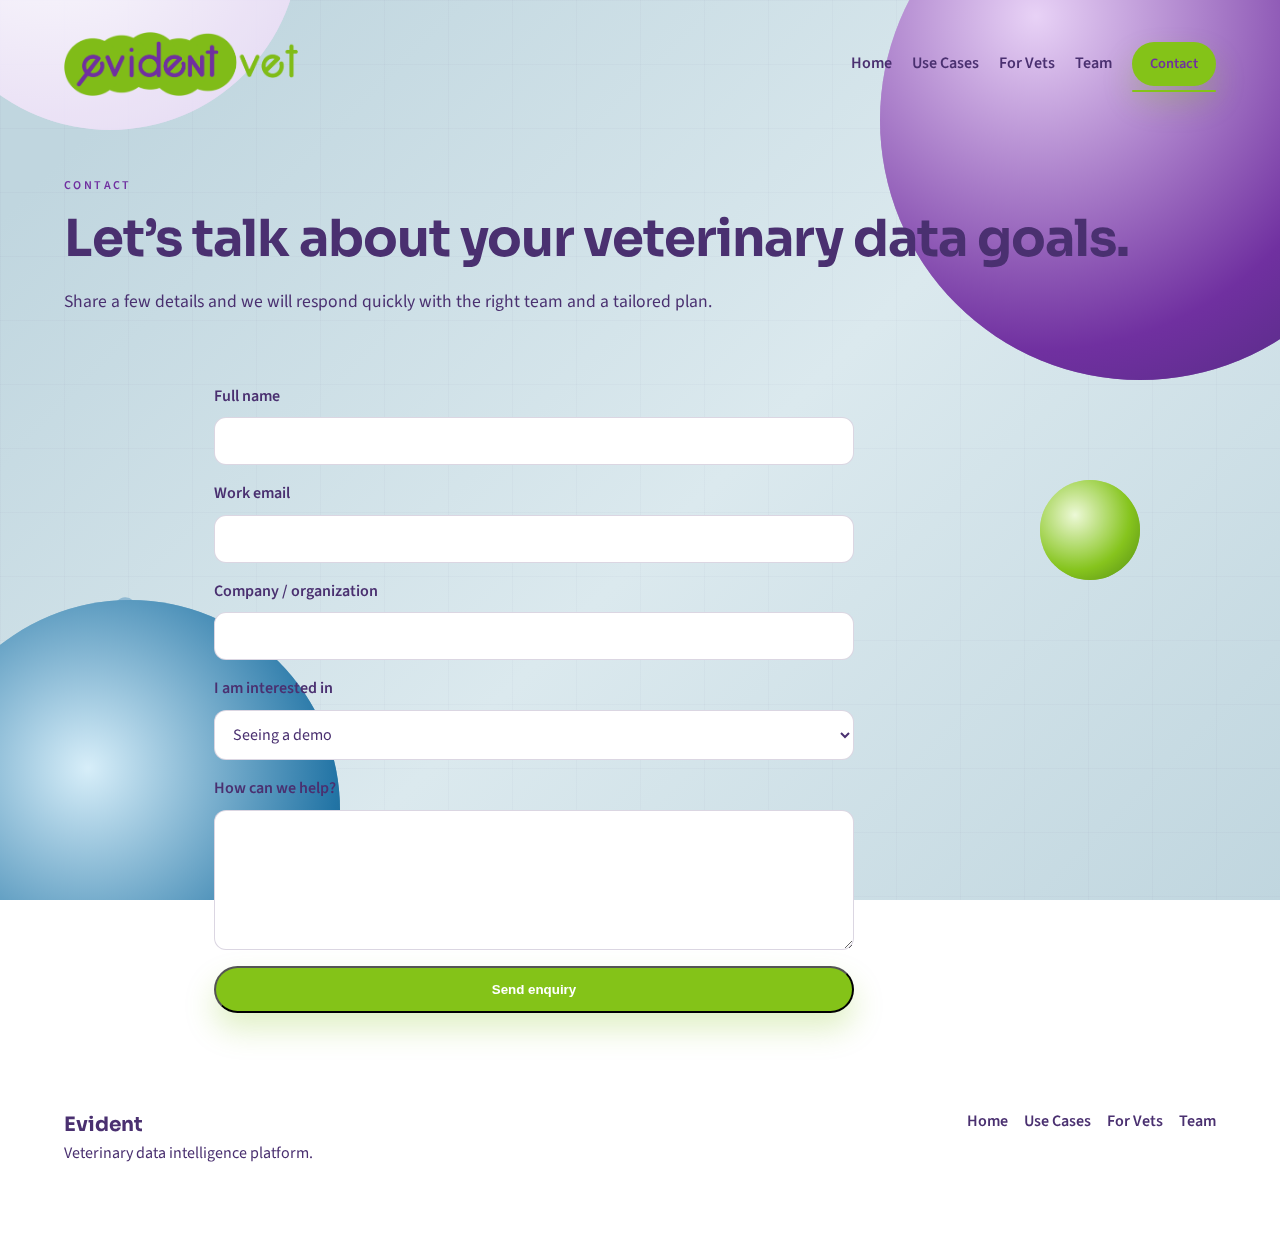
<file: contact.html>
<!doctype html>
<html lang="en">
  <head>
    <meta charset="utf-8" />
    <meta http-equiv="refresh" content="0; url=/contact/" />
    <meta name="viewport" content="width=device-width, initial-scale=1" />
    <title>Redirecting...</title>
    <link rel="canonical" href="/contact/" />
  </head>
  <body>
    <p>Redirecting to <a href="/contact/">/contact/</a>...</p>
    <script>window.location.replace('/contact/');</script>
  </body>
</html>
</file>
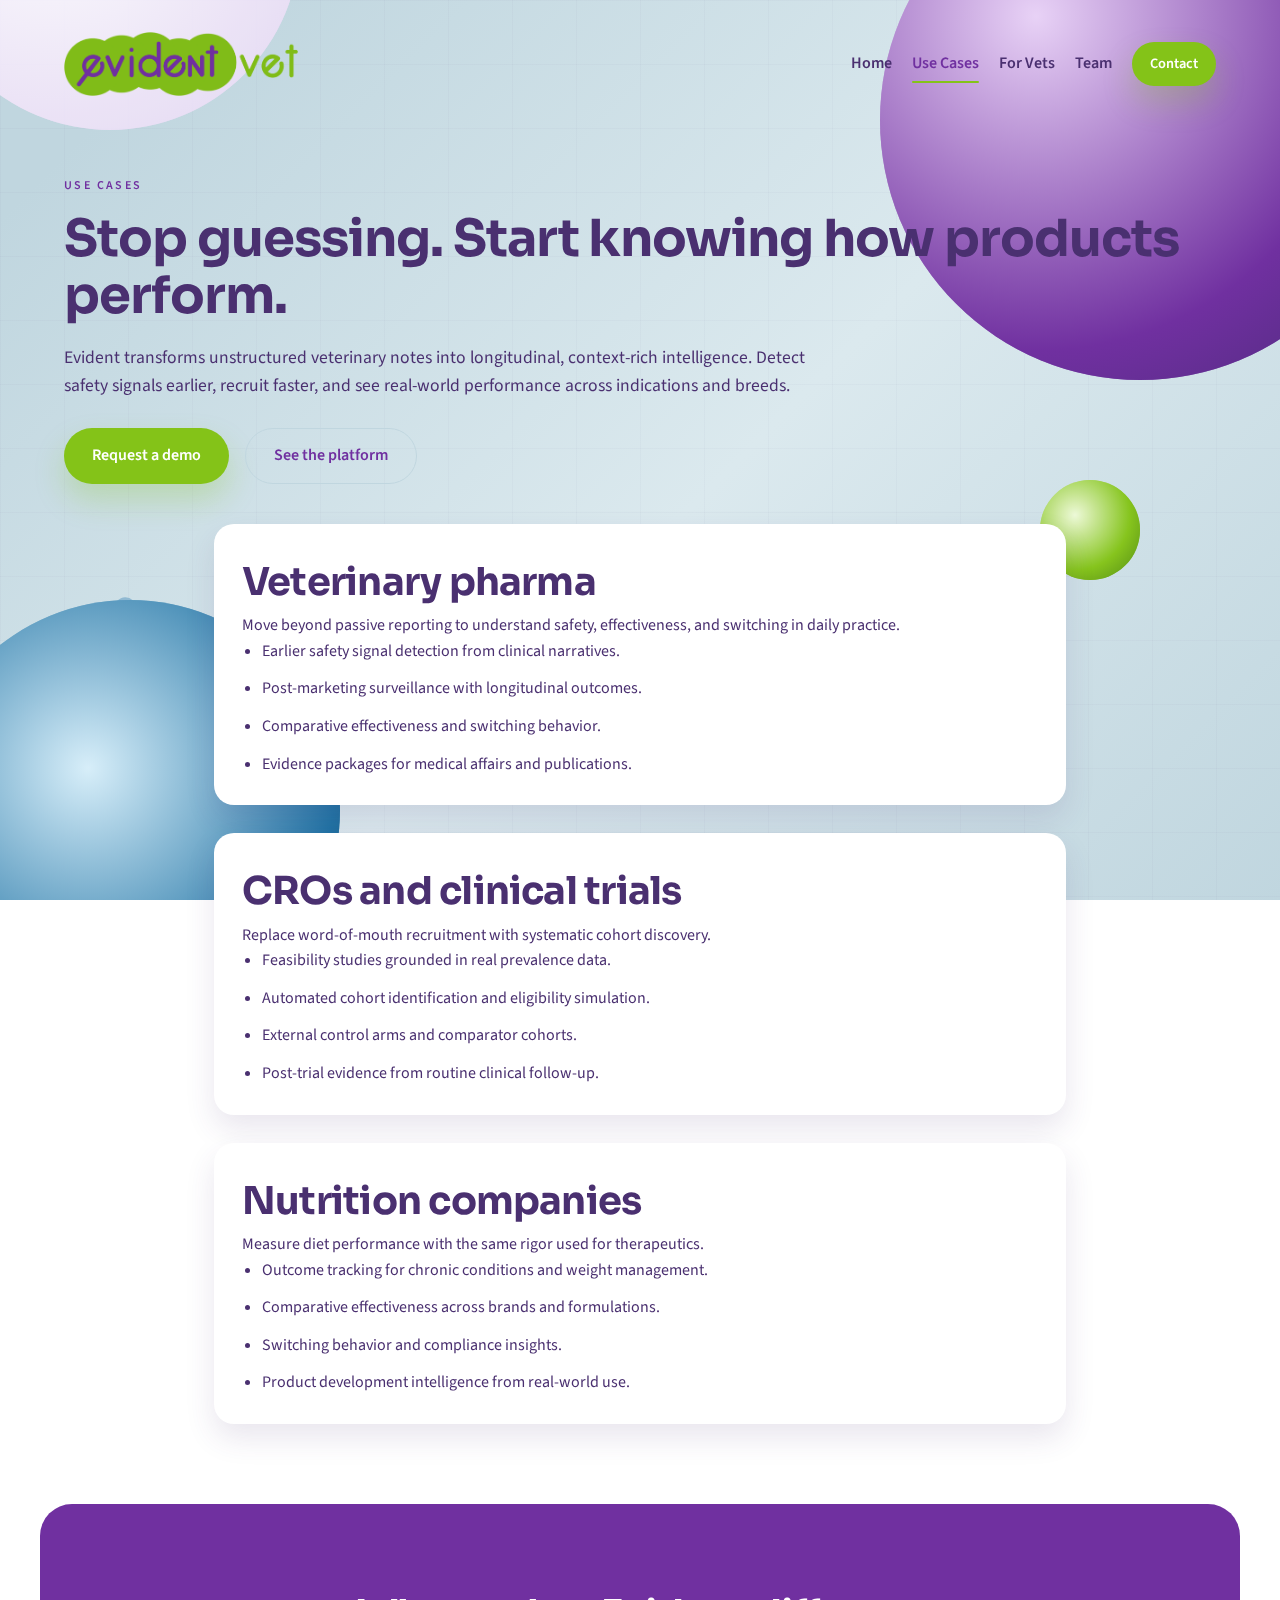
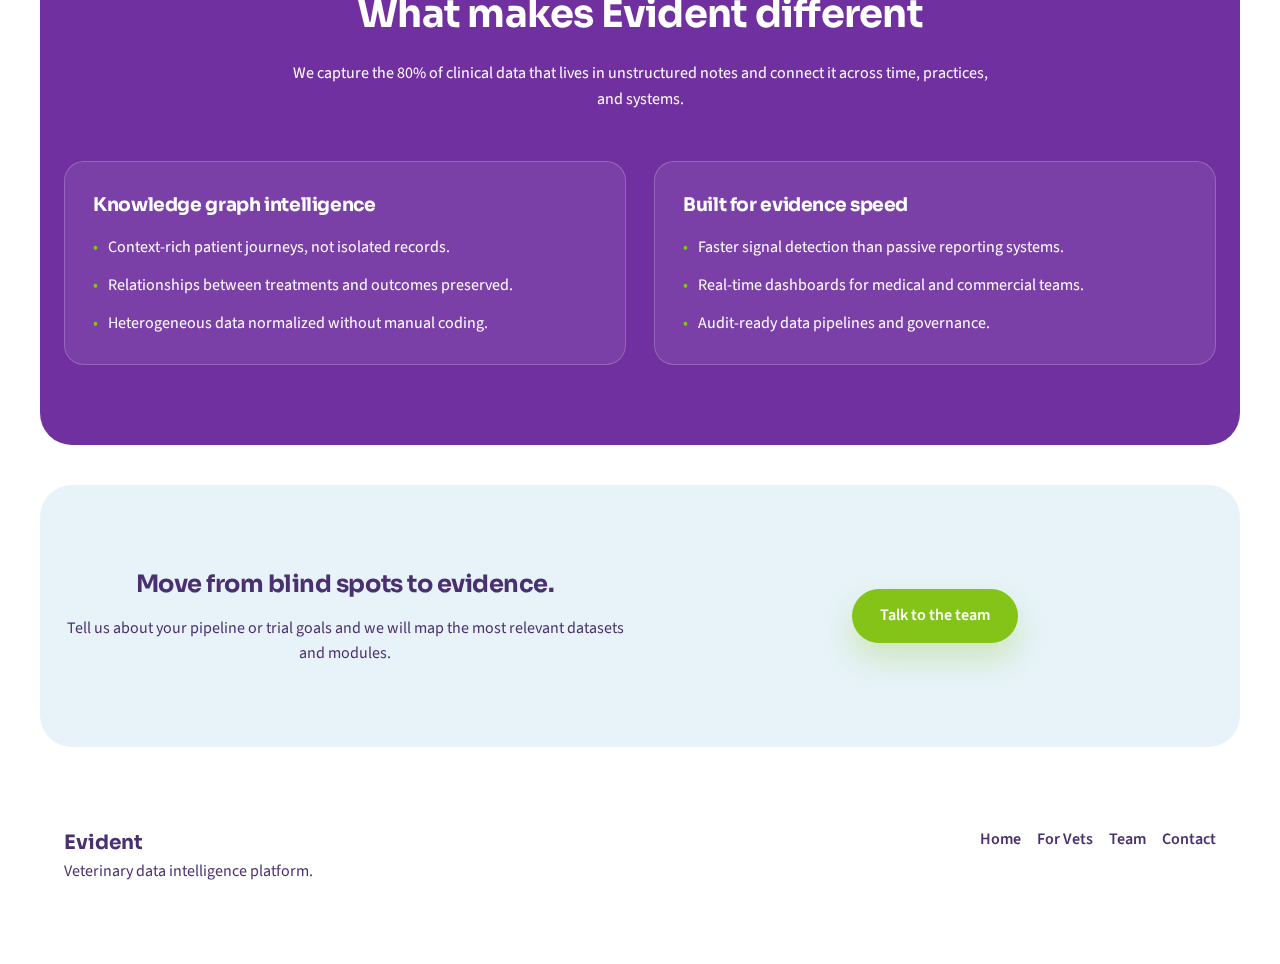
<file: pharma.html>
<!doctype html>
<html lang="en">
  <head>
    <meta charset="utf-8" />
    <meta http-equiv="refresh" content="0; url=/pharma/" />
    <meta name="viewport" content="width=device-width, initial-scale=1" />
    <title>Redirecting...</title>
    <link rel="canonical" href="/pharma/" />
  </head>
  <body>
    <p>Redirecting to <a href="/pharma/">/pharma/</a>...</p>
    <script>window.location.replace('/pharma/');</script>
  </body>
</html>
</file>
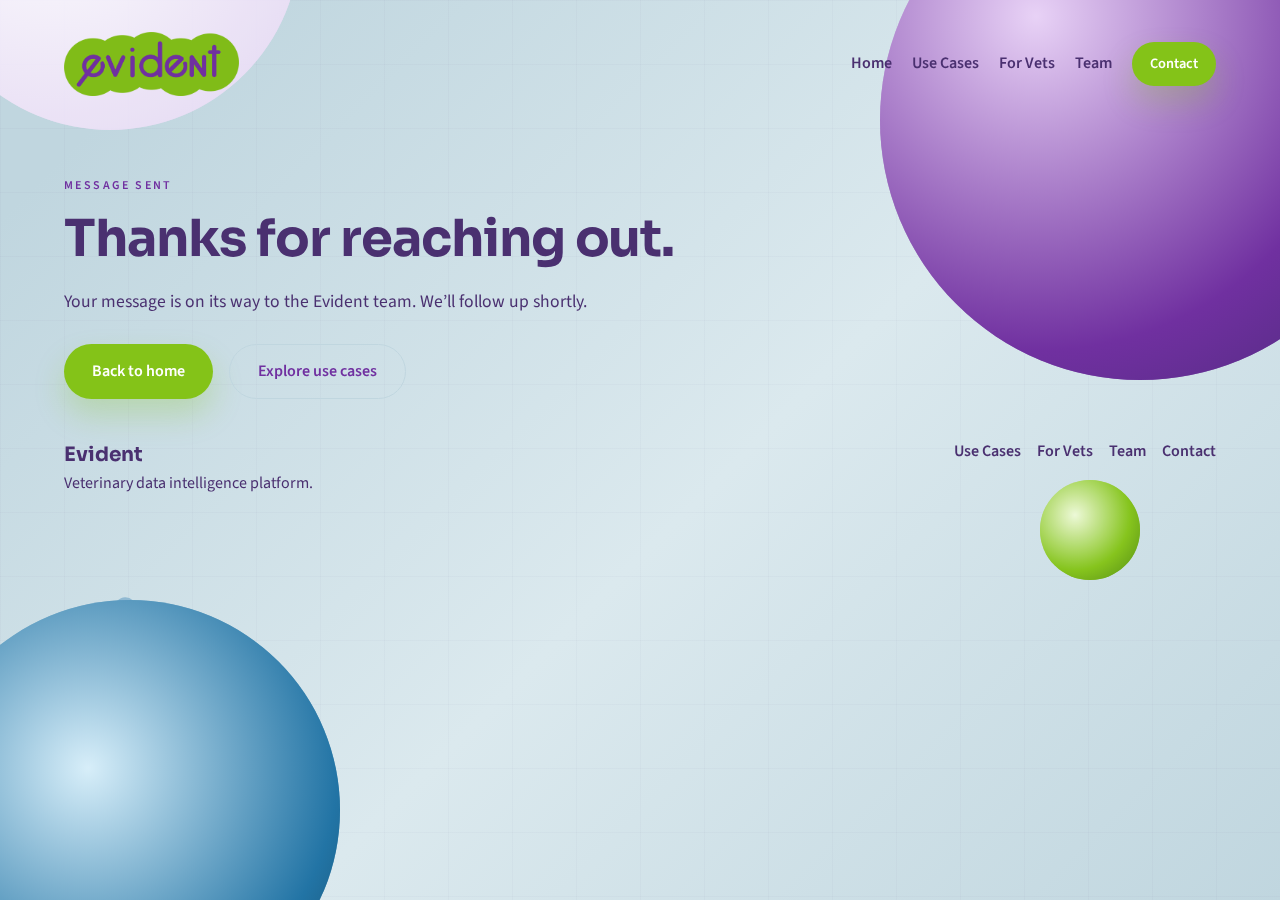
<file: success.html>
<!doctype html>
<html lang="en">
  <head>
    <meta charset="utf-8" />
    <meta name="viewport" content="width=device-width, initial-scale=1" />
    <title>Evident | Message Sent</title>
    <meta
      name="description"
      content="Your message has been sent to Evident."
    />
    <link rel="icon" href="static/favicon.png" type="image/png" />
    <link rel="preconnect" href="https://fonts.googleapis.com" />
    <link rel="preconnect" href="https://fonts.gstatic.com" crossorigin />
    <link
      href="https://fonts.googleapis.com/css2?family=Sora:wght@400;600;700&family=Source+Sans+3:wght@400;500;600&display=swap"
      rel="stylesheet"
    />
    <link rel="stylesheet" href="styles.css" />
  </head>
  <body>
    <div class="bg">
      <div class="orb orb-one" aria-hidden="true"></div>
      <div class="orb orb-two" aria-hidden="true"></div>
      <div class="orb orb-three" aria-hidden="true"></div>
      <div class="orb orb-four" aria-hidden="true"></div>
      <div class="orb orb-one orb-flat" aria-hidden="true"></div>
      <div class="orb orb-two orb-flat" aria-hidden="true"></div>
      <div class="orb orb-three orb-flat" aria-hidden="true"></div>
      <div class="orb orb-four orb-flat" aria-hidden="true"></div>
      <canvas class="orb-lines" aria-hidden="true"></canvas>
      <div class="grid" aria-hidden="true"></div>
    </div>

    <header class="nav">
      <a class="logo" href="index.html" aria-label="Evident home">
        <img src="static/logo.png" alt="Evident logo" />
      </a>
      <button class="nav-toggle" type="button" aria-label="Toggle menu" aria-expanded="false">
        <span class="bar"></span>
        <span class="bar"></span>
        <span class="bar"></span>
      </button>
      <nav class="nav-links">
        <button class="nav-toggle nav-close" type="button" aria-label="Close menu">
          <span class="bar"></span>
          <span class="bar"></span>
          <span class="bar"></span>
        </button>
        <a href="index.html">Home</a>
        <a href="pharma.html">Use Cases</a>
        <a href="vets.html">For Vets</a>
        <a href="team.html">Team</a>
        <a href="contact.html" class="button small">Contact</a>
      </nav>
    </header>

    <main>
      <section class="page-hero">
        <p class="eyebrow">Message sent</p>
        <h1>Thanks for reaching out.</h1>
        <p class="lede">
          Your message is on its way to the Evident team. We’ll follow up
          shortly.
        </p>
        <div class="cta-row">
          <a class="button" href="index.html">Back to home</a>
          <a class="button ghost" href="pharma.html">Explore use cases</a>
        </div>
      </section>
    </main>

    <footer class="footer">
      <div>
        <div class="logo">Evident</div>
        <p>Veterinary data intelligence platform.</p>
      </div>
      <div class="footer-links">
        <a href="pharma.html">Use Cases</a>
        <a href="vets.html">For Vets</a>
        <a href="team.html">Team</a>
        <a href="contact.html">Contact</a>
      </div>
    </footer>
    <script src="scripts.js"></script>
  </body>
</html>
</file>
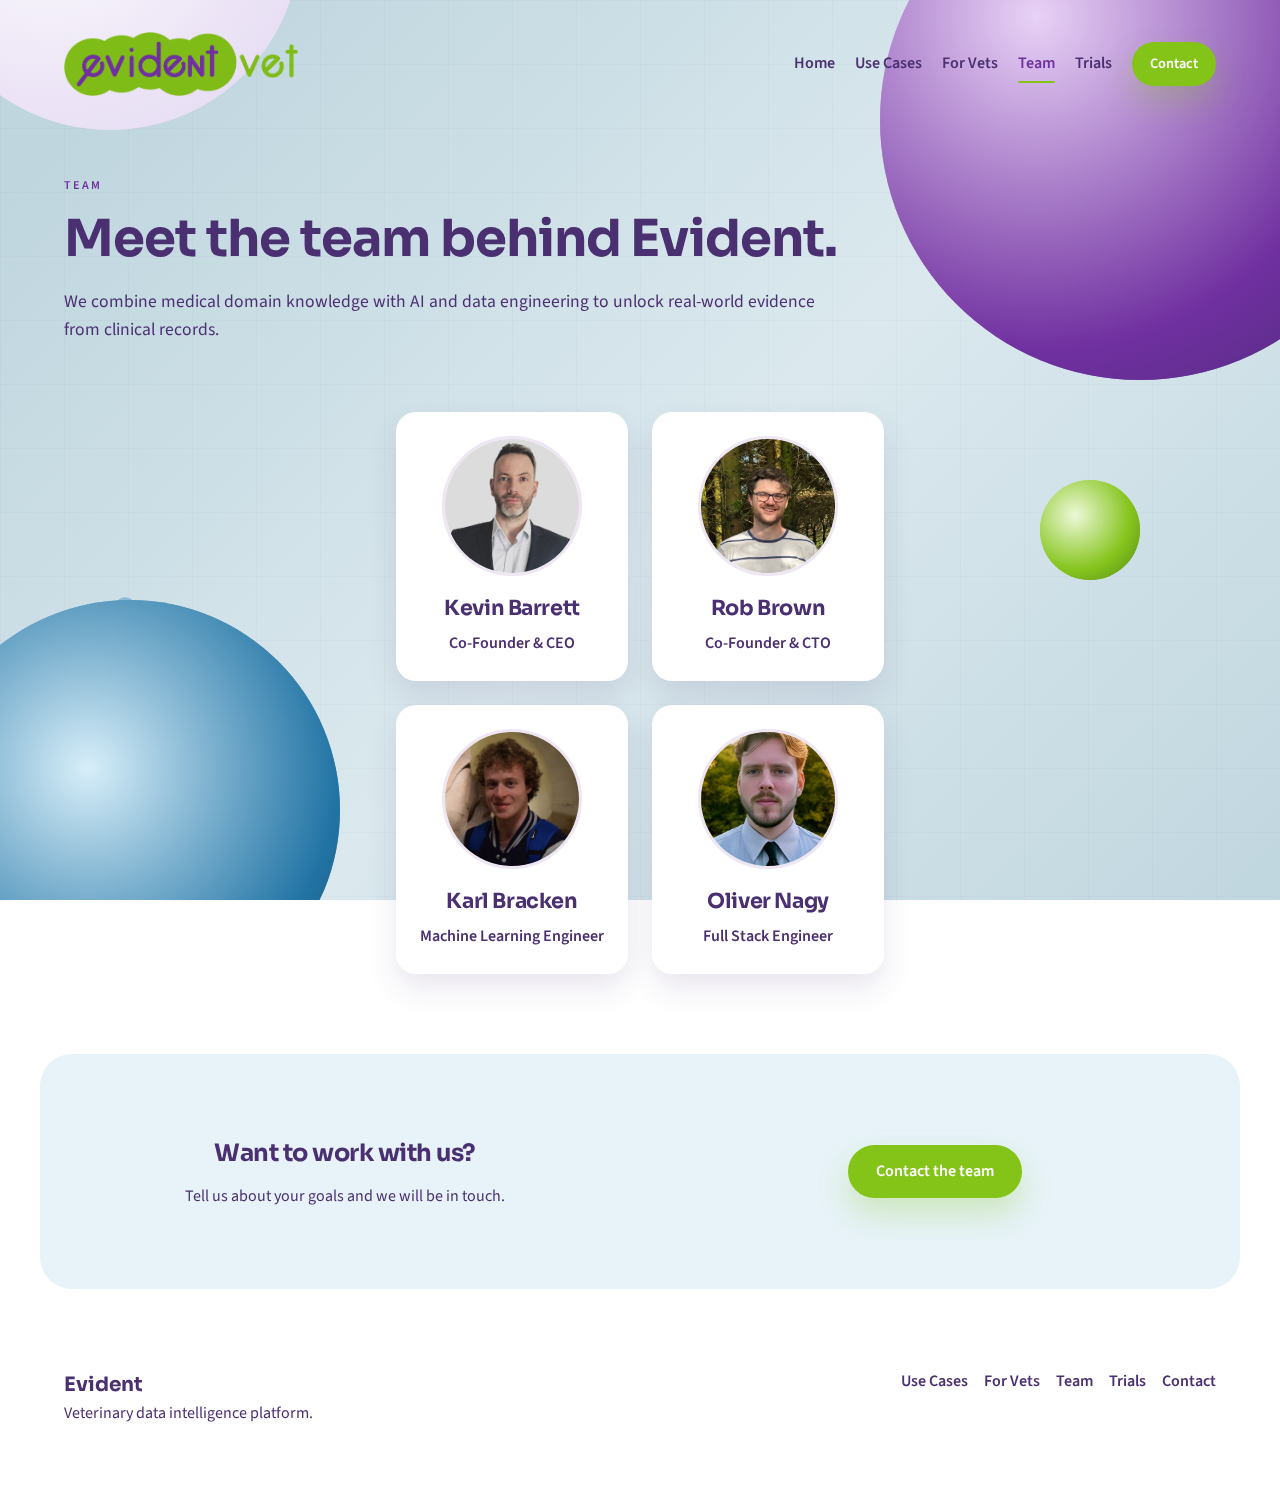
<file: team.html>
<!doctype html>
<html lang="en">
  <head>
    <meta charset="utf-8" />
    <meta http-equiv="refresh" content="0; url=/team/" />
    <meta name="viewport" content="width=device-width, initial-scale=1" />
    <title>Redirecting...</title>
    <link rel="canonical" href="/team/" />
  </head>
  <body>
    <p>Redirecting to <a href="/team/">/team/</a>...</p>
    <script>window.location.replace('/team/');</script>
  </body>
</html>
</file>
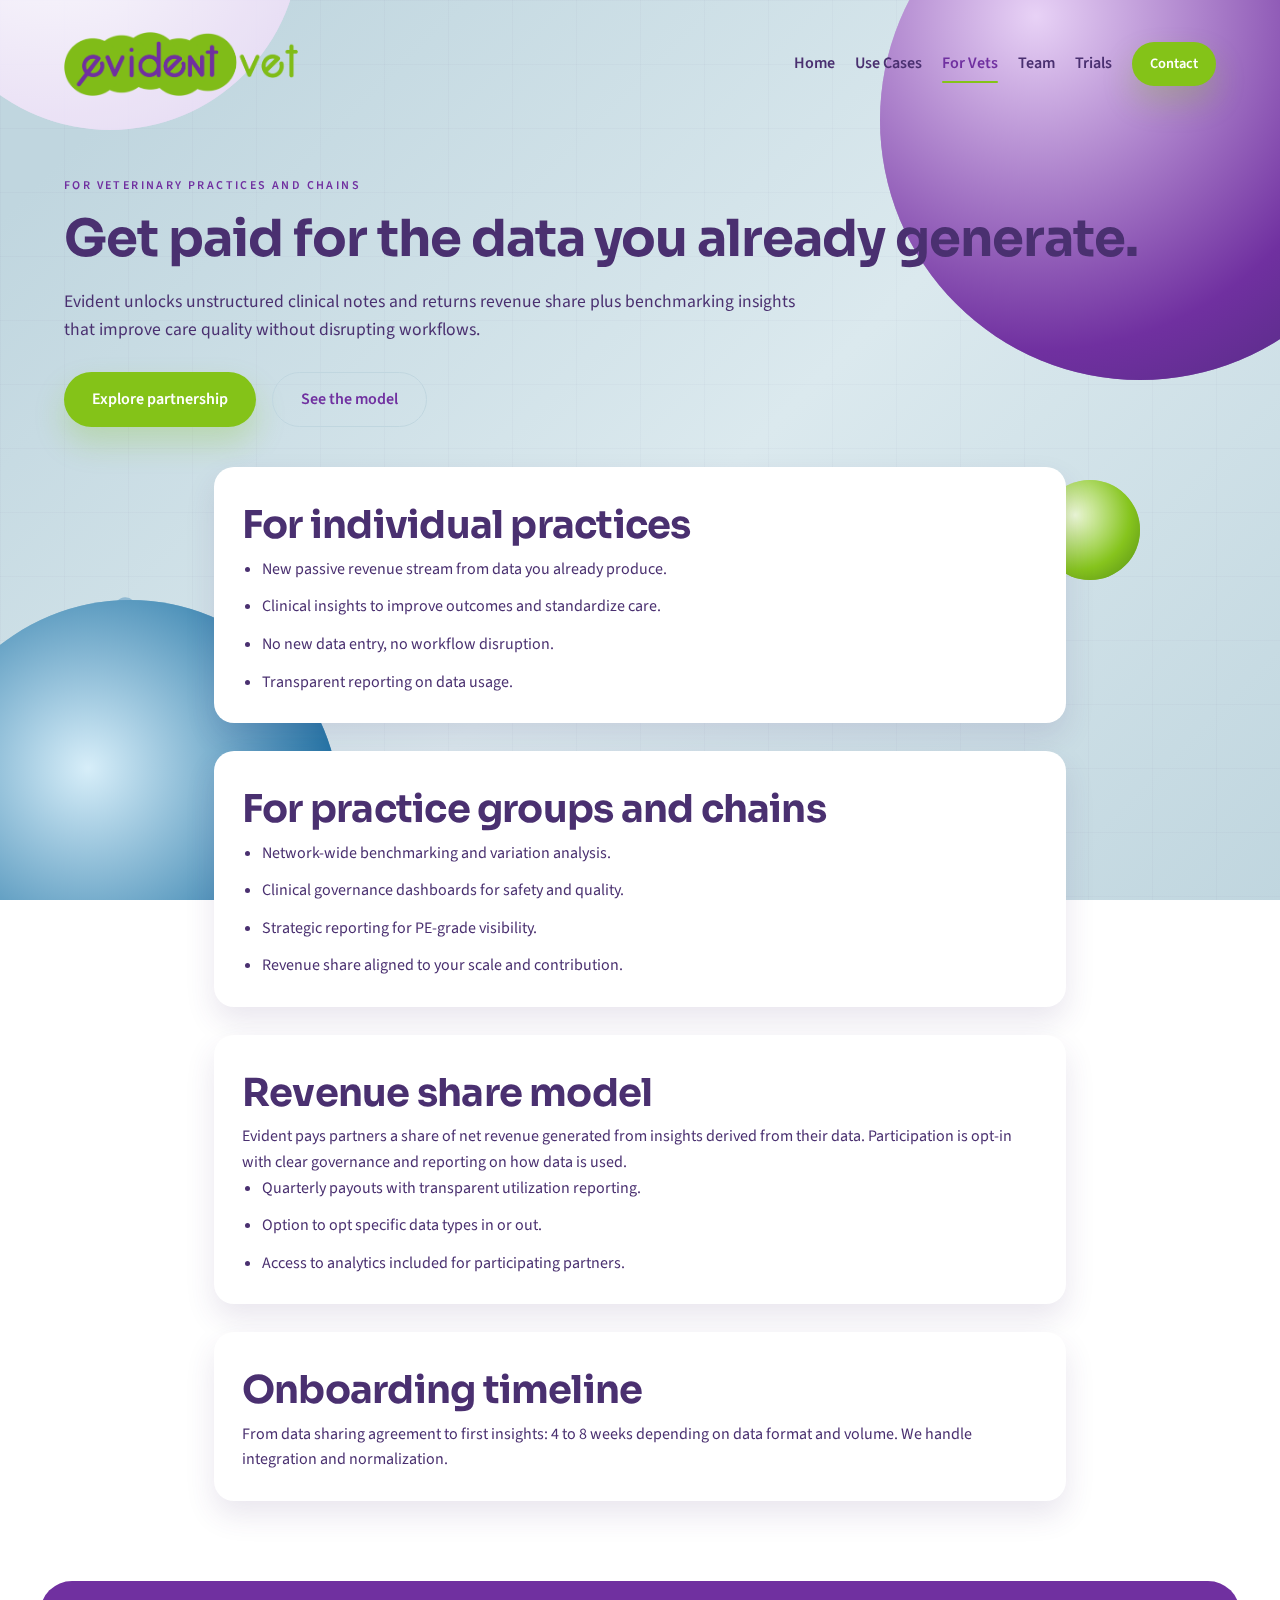
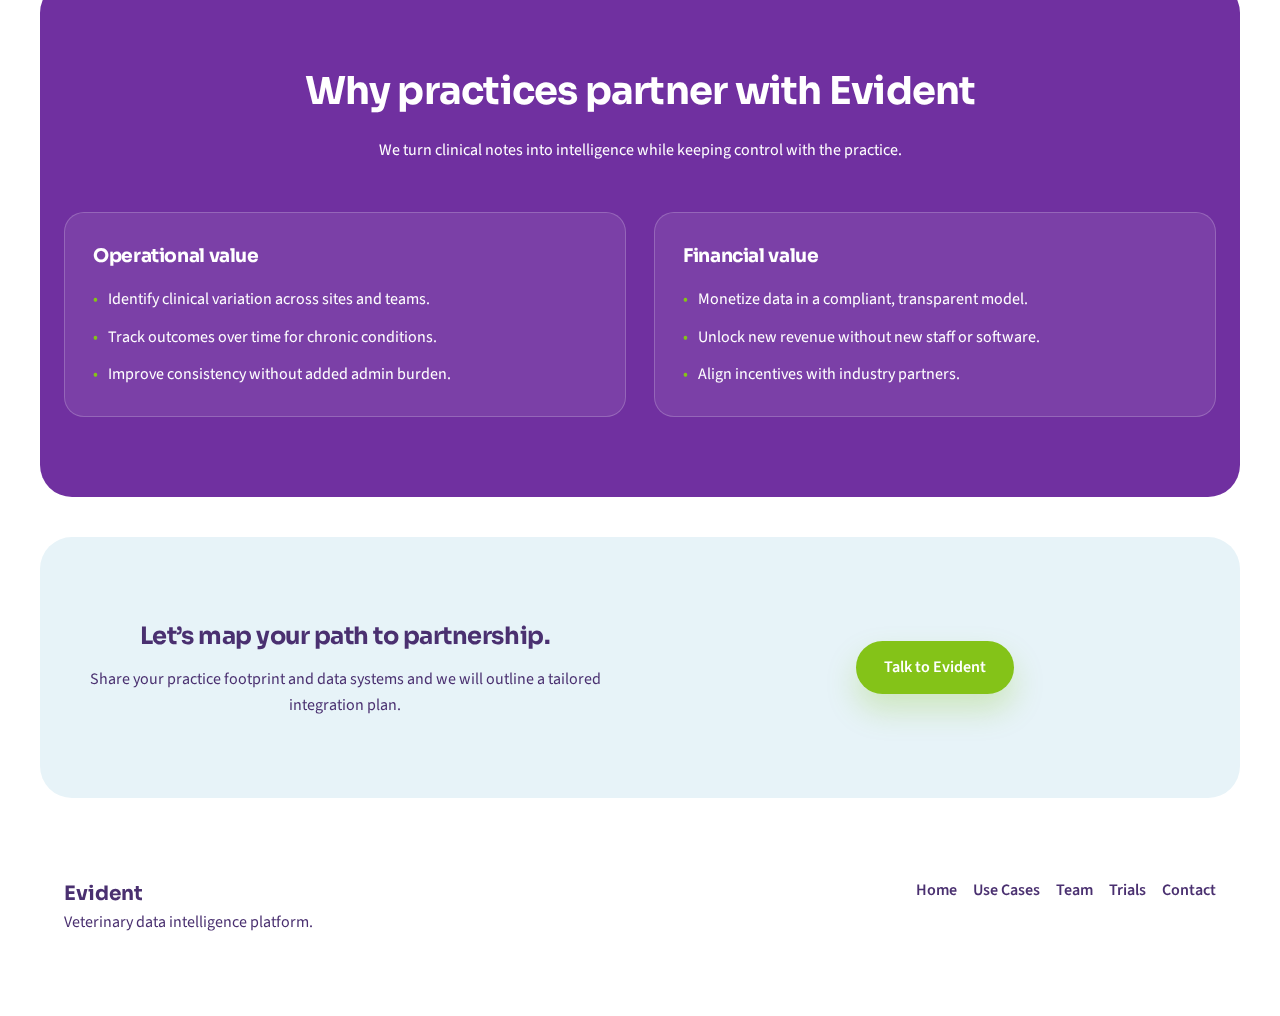
<file: vets.html>
<!doctype html>
<html lang="en">
  <head>
    <meta charset="utf-8" />
    <meta http-equiv="refresh" content="0; url=/vets/" />
    <meta name="viewport" content="width=device-width, initial-scale=1" />
    <title>Redirecting...</title>
    <link rel="canonical" href="/vets/" />
  </head>
  <body>
    <p>Redirecting to <a href="/vets/">/vets/</a>...</p>
    <script>window.location.replace('/vets/');</script>
  </body>
</html>
</file>
<file: styles.css>
:root {
  --page-bg: #ffffff;
  --card-from: #c0d6df;
  --card-via: #dbe9ee;
  --card-to: #c0d6df;
  --primary: #7030a0;
  --primary-hover: #5c2680;
  --text: #4a3070;
  --accent-blue: #2274a5;
  --accent-blue-hover: #1b6189;
  --accent-green: #84c318;
  --accent-green-hover: #6fa214;
  --accent-border: #c0d6df;
  --white: #ffffff;
  --glass: rgba(255, 255, 255, 0.75);
  --shadow: 0 24px 60px rgba(112, 48, 160, 0.18);
}

* {
  box-sizing: border-box;
  margin: 0;
  padding: 0;
}

body {
  font-family: "Source Sans 3", "Avenir LT Std", "Avenir", "Helvetica Neue",
    Helvetica, Arial, sans-serif;
  color: var(--text);
  background: var(--page-bg);
  min-height: 100vh;
  line-height: 1.6;
}

h1,
h2,
h3 {
  font-family: "Sora", "Segoe UI", Tahoma, sans-serif;
  letter-spacing: -0.02em;
}

a {
  color: inherit;
  text-decoration: none;
}

.bg {
  position: fixed;
  inset: 0;
  z-index: -1;
  overflow: hidden;
  background: linear-gradient(135deg, var(--card-from) 10%, var(--card-via) 55%, var(--card-to));
}

.bg::after {
  content: "";
  position: absolute;
  inset: 0;
  background: transparent;
  pointer-events: none;
  z-index: 4;
}

.orb {
  position: absolute;
  border-radius: 999px;
  filter: blur(0px);
  opacity: 0.65;
  animation: float 12s ease-in-out infinite;
  z-index: 3;
  transform-origin: center;
}

.orb-flat {
  background: var(--card-via);
  opacity: 1;
  z-index: 2;
}

.orb-one {
  width: 520px;
  height: 520px;
  background: radial-gradient(circle at 30% 30%, #e8d2f6, #7030a0 65%, #4a2a79);
  --line-color: rgb(168, 138, 200);
  --line-opacity: 0.75;
  top: -140px;
  right: -120px;
}


.orb-two {
  width: 420px;
  height: 420px;
  background: radial-gradient(circle at 40% 40%, #d7eef9, #2274a5 70%, #13445f);
  --line-color: rgb(144, 185, 210);
  --line-opacity: 0.75;
  bottom: -120px;
  left: -80px;
  animation-delay: -4s;
}


.orb-three {
  width: 380px;
  height: 380px;
  background: radial-gradient(circle at 35% 35%, #ffffff, #efe7f7 55%, #e3d4f2);
  --line-color: rgb(188, 163, 215);
  --line-opacity: 0.7;
  top: -250px;
  left: -80px;
  opacity: 0.8;
  animation-delay: -2s;
}


.orb-four {
  width: 100px;
  height: 100px;
  background: radial-gradient(circle at 35% 35%, #eef9d7, #84c318 60%, #4e8610);
  --line-color: rgb(132, 195, 24);
  top: 480px;
  right: 140px;
  opacity: 0.85;
  animation-delay: -1s;
}


.grid {
  position: absolute;
  inset: 0;
  background-image: linear-gradient(rgba(74, 48, 112, 0.08) 1px, transparent 1px),
    linear-gradient(90deg, rgba(74, 48, 112, 0.08) 1px, transparent 1px);
  background-size: 64px 64px;
  mix-blend-mode: multiply;
  opacity: 0.35;
  z-index: 0;
}

.orb-lines {
  position: absolute;
  inset: 0;
  z-index: 1;
  pointer-events: none;
  display: block;
}

@keyframes float {
  0%,
  100% {
    transform: translate3d(0, 0, 0) scale(var(--orb-scale, 1));
  }
  50% {
    transform: translate3d(0, 22px, 0) scale(var(--orb-scale, 1));
  }
}

.nav {
  max-width: 1200px;
  margin: 0 auto;
  padding: 32px 24px 0;
  display: flex;
  justify-content: space-between;
  align-items: center;
  gap: 16px;
  transition: transform 0.3s ease;
}

.logo {
  font-family: "Sora", sans-serif;
  font-weight: 700;
  font-size: 1.25rem;
}

.nav .logo {
  display: inline-flex;
  align-items: center;
  height: 64px;
  width: 236px;
  flex: 0 0 236px;
}

.nav .logo img {
  width: 100%;
  max-height: 100%;
  display: block;
  object-fit: contain;
  object-position: left center;
}

.nav-links {
  display: flex;
  gap: 20px;
  align-items: center;
  font-weight: 600;
  color: var(--text);
  flex-wrap: wrap;
  justify-content: flex-end;
}

.nav-toggle {
  display: none;
  width: 48px;
  height: 48px;
  border-radius: 0;
  border: none;
  background: transparent;
  color: var(--page-bg);
  align-items: center;
  justify-content: center;
  font-size: 0;
  line-height: 1;
  cursor: pointer;
  padding: 0;
  flex-direction: column;
  gap: 6px;
}

.nav-toggle .bar {
  display: block;
  width: 28px;
  height: 4px;
  border-radius: 999px;
  background: currentColor;
}


.nav-links a.active {
  color: var(--primary);
  position: relative;
}

.nav-links a.active::after {
  content: "";
  position: absolute;
  left: 0;
  right: 0;
  bottom: -6px;
  height: 2px;
  background: var(--accent-green);
  border-radius: 999px;
}

.hero {
  max-width: 1200px;
  margin: 64px auto 0;
  padding: 40px 24px 80px;
  display: grid;
  gap: 48px;
  grid-template-columns: repeat(auto-fit, minmax(280px, 1fr));
  align-items: center;
}

.page-hero {
  max-width: 1200px;
  margin: 40px auto 0;
  padding: 40px 24px 40px;
}

.page-hero h1 {
  font-size: clamp(2.4rem, 4vw, 3.4rem);
  line-height: 1.1;
  margin: 16px 0 20px;
}

.page-hero .lede {
  max-width: 760px;
}

.content {
  max-width: 900px;
  margin: 0 auto;
  padding: 0 24px 80px;
  display: grid;
  gap: 28px;
}

.content h2 {
  font-size: clamp(1.8rem, 3vw, 2.4rem);
}

.content h3 {
  font-size: 1.3rem;
}

.content ul {
  padding-left: 20px;
  display: grid;
  gap: 12px;
}

.content .card {
  padding: 28px;
}

.eyebrow {
  text-transform: uppercase;
  font-weight: 600;
  letter-spacing: 0.2em;
  font-size: 0.75rem;
  color: var(--primary);
  margin-bottom: 16px;
}

.hero h1 {
  font-size: clamp(2.5rem, 4vw, 3.6rem);
  line-height: 1.1;
  margin-bottom: 20px;
}

.lede {
  font-size: 1.1rem;
  color: var(--text);
  margin-bottom: 28px;
}

.cta-row {
  display: flex;
  gap: 16px;
  flex-wrap: wrap;
}

.button {
  background: var(--accent-green);
  color: var(--white);
  padding: 14px 28px;
  border-radius: 999px;
  font-weight: 600;
  display: inline-flex;
  align-items: center;
  justify-content: center;
  transition: transform 0.2s ease, box-shadow 0.2s ease;
  box-shadow: 0 16px 30px rgba(132, 195, 24, 0.25);
}

.button:hover {
  background: var(--accent-green-hover);
  transform: translateY(-2px);
}

.button.ghost {
  background: transparent;
  border: 1px solid var(--accent-border);
  color: var(--primary);
  box-shadow: none;
}

.button.small {
  padding: 10px 18px;
  font-size: 0.9rem;
}

.trust {
  margin-top: 28px;
  font-size: 0.95rem;
  color: var(--text);
}

.hero-card {
  background: var(--glass);
  border-radius: 28px;
  padding: 28px;
  box-shadow: var(--shadow);
  border: 1px solid rgba(255, 255, 255, 0.6);
  backdrop-filter: blur(12px);
}

.hero-card-header {
  display: flex;
  justify-content: space-between;
  align-items: center;
  margin-bottom: 24px;
}

.pill {
  background: #efe7f7;
  color: var(--primary);
  padding: 6px 14px;
  border-radius: 999px;
  font-size: 0.85rem;
  font-weight: 600;
}

.status {
  font-weight: 600;
  color: var(--accent-blue);
}

.metric {
  padding: 16px 0;
  border-bottom: 1px solid rgba(74, 48, 112, 0.12);
}

.metric:last-child {
  border-bottom: none;
}

.metric-label {
  font-size: 0.85rem;
  text-transform: uppercase;
  letter-spacing: 0.1em;
  color: var(--text);
}

.metric-value {
  font-size: 1.3rem;
  font-weight: 600;
  margin-top: 6px;
}

.hero-card-footer {
  display: flex;
  gap: 10px;
  flex-wrap: wrap;
  margin-top: 20px;
}

.tag {
  background: rgba(255, 255, 255, 0.7);
  padding: 6px 12px;
  border-radius: 999px;
  font-size: 0.8rem;
}

.section {
  max-width: 1200px;
  margin: 0 auto;
  padding: 80px 24px;
}

.section.dark {
  background: var(--primary);
  color: var(--white);
  border-radius: 32px;
  margin: 0 auto;
  width: min(1200px, calc(100% - 48px));
}

.section-title {
  max-width: 720px;
  margin-bottom: 48px;
}

.section.dark .section-title,
.section.cta .cta-content,
.section.cta .cta-actions {
  text-align: center;
  margin-left: auto;
  margin-right: auto;
}

.section.cta .cta-actions {
  justify-items: center;
}

.section-title h2 {
  font-size: clamp(2rem, 3vw, 2.6rem);
  margin-bottom: 16px;
}

.steps {
  display: grid;
  gap: 24px;
  grid-template-columns: repeat(auto-fit, minmax(220px, 1fr));
}

.step {
  background: var(--white);
  padding: 24px;
  border-radius: 20px;
  box-shadow: 0 14px 30px rgba(74, 48, 112, 0.12);
}

.section.dark .step {
  background: rgba(255, 255, 255, 0.08);
  box-shadow: none;
}

.split {
  display: grid;
  gap: 28px;
  grid-template-columns: repeat(auto-fit, minmax(240px, 1fr));
}

.panel {
  background: rgba(255, 255, 255, 0.08);
  padding: 28px;
  border-radius: 20px;
  border: 1px solid rgba(255, 255, 255, 0.2);
}

.panel ul {
  list-style: none;
  margin-top: 16px;
  display: grid;
  gap: 12px;
}

.panel li::before {
  content: "•";
  margin-right: 10px;
  color: var(--accent-green);
}

.grid-cards {
  display: grid;
  gap: 24px;
  grid-template-columns: repeat(auto-fit, minmax(220px, 1fr));
}

.feature-grid {
  display: grid;
  gap: 20px;
  grid-template-columns: repeat(auto-fit, minmax(240px, 1fr));
}

.feature {
  background: var(--white);
  padding: 24px;
  border-radius: 20px;
  box-shadow: 0 14px 30px rgba(74, 48, 112, 0.12);
}

.card {
  background: var(--white);
  padding: 24px;
  border-radius: 20px;
  box-shadow: 0 14px 30px rgba(74, 48, 112, 0.12);
}

.team-grid {
  display: grid;
  gap: 24px;
  grid-template-columns: repeat(2, minmax(220px, 1fr));
  max-width: 720px;
  margin: 0 auto;
}

.team-card {
  background: var(--white);
  padding: 24px;
  border-radius: 20px;
  box-shadow: 0 14px 30px rgba(74, 48, 112, 0.12);
  text-align: center;
}

.team-photo {
  width: 140px;
  height: 140px;
  border-radius: 999px;
  object-fit: cover;
  margin: 0 auto 16px;
  display: block;
  border: 3px solid rgba(112, 48, 160, 0.12);
}

.team-role {
  font-weight: 600;
  color: var(--text);
  margin-top: 6px;
}

.section.cta {
  background: #e7f3f8;
  border-radius: 32px;
  margin: 0 auto 80px;
  width: min(1200px, calc(100% - 48px));
  display: grid;
  gap: 28px;
  grid-template-columns: repeat(auto-fit, minmax(260px, 1fr));
  align-items: center;
}

.section.dark + .section.cta,
.section + .section.cta {
  margin-top: 40px;
}

.video-section .section-title {
  margin-bottom: 32px;
}

.video-shell {
  position: relative;
  background: linear-gradient(
    145deg,
    rgba(255, 255, 255, 0.84),
    rgba(219, 233, 238, 0.65)
  );
  border-radius: 28px;
  padding: 16px;
  border: 1px solid rgba(255, 255, 255, 0.7);
  box-shadow: var(--shadow);
  backdrop-filter: blur(10px);
}

.video-shell::after {
  content: "";
  position: absolute;
  inset: 10px;
  border-radius: 20px;
  border: 1px solid rgba(112, 48, 160, 0.16);
  pointer-events: none;
}

.video-frame {
  position: relative;
  width: 100%;
  aspect-ratio: 3378 / 2124;
  padding-top: 0;
  border-radius: 20px;
  overflow: hidden;
  background: #dbe9ee;
}

.video-poster {
  position: absolute;
  inset: 0;
  width: 100%;
  height: 100%;
  object-fit: cover;
  z-index: 2;
  opacity: 1;
  transition: opacity 0.28s ease;
  pointer-events: none;
}

.video-frame.is-playing .video-poster {
  opacity: 0;
}

.video-frame iframe {
  position: absolute;
  top: -3px;
  left: -2px;
  width: calc(100% + 4px);
  height: calc(100% + 5px);
  border: 0;
  z-index: 1;
}

.video-overlay {
  position: absolute;
  inset: 0;
  z-index: 3;
  padding: 14px;
  display: grid;
  grid-template-rows: 1fr auto;
  pointer-events: auto;
  cursor: pointer;
}

.video-center-indicator {
  grid-row: 1;
  align-self: center;
  justify-self: center;
  width: 96px;
  height: 96px;
  border-radius: 999px;
  background: rgba(132, 195, 24, 0.18);
  border: 2px solid rgba(132, 195, 24, 0.62);
  display: flex;
  align-items: center;
  justify-content: center;
  gap: 10px;
  pointer-events: none;
  opacity: 0;
  transform: scale(0.94) translateY(4px);
  transition: opacity 0.2s ease, transform 0.2s ease;
}

.video-center-indicator span {
  width: 10px;
  height: 36px;
  border-radius: 999px;
  background: rgba(132, 195, 24, 0.95);
}

.video-bottom-bar {
  grid-row: 2;
  pointer-events: auto;
  display: grid;
  grid-template-columns: 1fr auto auto;
  gap: 12px;
  align-items: center;
  padding: 10px;
  border-radius: 14px;
  background: rgba(255, 255, 255, 0.84);
  backdrop-filter: blur(6px);
  opacity: 0;
  transform: translateY(8px);
  transition: opacity 0.2s ease, transform 0.2s ease;
  cursor: default;
}

.video-fullscreen-btn {
  display: none;
  position: absolute;
  right: 14px;
  bottom: 14px;
  z-index: 4;
  width: 42px;
  height: 42px;
  border-radius: 999px;
  border: 1px solid rgba(255, 255, 255, 0.35);
  background: rgba(0, 0, 0, 0.6);
  color: #fff;
  align-items: center;
  justify-content: center;
  cursor: pointer;
}

.video-progress-wrap {
  display: grid;
  gap: 4px;
  font-size: 0.78rem;
  font-weight: 700;
}

.video-volume-wrap {
  position: relative;
}

.video-volume-btn {
  border: none;
  background: rgba(132, 195, 24, 0.92);
  color: #1f3810;
  border-radius: 999px;
  width: 40px;
  height: 40px;
  padding: 0;
  font-weight: 700;
  font-family: inherit;
  cursor: pointer;
  display: inline-flex;
  align-items: center;
  justify-content: center;
}

.video-volume-btn .icon-volume,
.video-volume-btn .icon-muted {
  display: none;
}

.video-volume-btn .icon-volume {
  display: block;
}

.video-volume-btn.is-muted .icon-volume {
  display: none;
}

.video-volume-btn.is-muted .icon-muted {
  display: block;
}

.video-volume-panel {
  position: absolute;
  right: 0;
  bottom: calc(100% + 8px);
  width: 56px;
  padding: 10px;
  border-radius: 12px;
  background: rgba(255, 255, 255, 0.94);
  box-shadow: 0 8px 24px rgba(74, 48, 112, 0.18);
  opacity: 0;
  transform: translateY(6px);
  pointer-events: none;
  transition: opacity 0.2s ease, transform 0.2s ease;
}

.video-volume-panel.is-open {
  opacity: 1;
  transform: translateY(0);
  pointer-events: auto;
}

.video-volume-panel .video-range {
  width: 100%;
  height: 120px;
  writing-mode: bt-lr;
  -webkit-appearance: slider-vertical;
}

.video-range {
  width: 100%;
  accent-color: var(--accent-green);
  cursor: pointer;
}

.video-time {
  font-size: 0.85rem;
  font-weight: 600;
  justify-self: end;
  white-space: nowrap;
}

.video-frame:hover .video-bottom-bar,
.video-frame.is-paused .video-bottom-bar {
  opacity: 1;
  transform: translateY(0) scale(1);
}

.video-frame.is-paused .video-center-indicator {
  opacity: 1;
  transform: translateY(0) scale(1);
}

.video-frame:not(.is-paused) .video-center-indicator {
  opacity: 0;
}

.video-fallback {
  margin-top: 12px;
  font-size: 0.92rem;
}

.video-fallback a {
  color: var(--accent-blue);
  text-decoration: underline;
  text-underline-offset: 2px;
}

.cta-content h2 {
  margin-bottom: 12px;
}

.cta-actions {
  display: grid;
  gap: 12px;
}

.cta-note {
  font-size: 0.9rem;
  color: var(--text);
}

.footer {
  max-width: 1200px;
  margin: 0 auto 40px;
  padding: 0 24px 40px;
  display: flex;
  justify-content: space-between;
  gap: 24px;
  flex-wrap: wrap;
  color: var(--text);
  transition: transform 0.3s ease;
}

main {
  transition: transform 0.3s ease;
}

.footer-links {
  display: flex;
  gap: 16px;
  font-weight: 600;
}

.form {
  display: grid;
  gap: 16px;
  max-width: 640px;
}

.field {
  display: grid;
  gap: 8px;
}

.label {
  font-weight: 600;
}

.input,
.textarea,
.select {
  width: 100%;
  padding: 12px 14px;
  border-radius: 12px;
  border: 1px solid rgba(74, 48, 112, 0.2);
  font-family: inherit;
  font-size: 1rem;
  background: var(--white);
  color: var(--text);
}

.textarea {
  min-height: 140px;
  resize: vertical;
}

.form-note {
  font-size: 0.9rem;
  color: var(--text);
}

@media (max-width: 900px) {
  .nav {
    flex-direction: column;
    align-items: flex-start;
  }

  .nav-links {
    gap: 12px;
    font-size: 0.9rem;
    justify-content: flex-start;
  }

  .nav-links a:not(.button) {
    display: inline-flex;
  }

  .hero {
    margin-top: 40px;
    padding-bottom: 64px;
  }

  .video-shell {
    padding: 12px;
    border-radius: 24px;
  }

  .video-shell::after {
    inset: 8px;
  }

  .cta-row {
    flex-direction: column;
    align-items: flex-start;
  }

  .cta-row .button {
    width: 100%;
    justify-content: center;
  }

  .section {
    padding: 72px 24px;
  }

  .feature-grid,
  .grid-cards,
  .steps,
  .split {
    grid-template-columns: 1fr;
  }

  .team-photo {
    width: 120px;
    height: 120px;
  }

  .video-bottom-bar {
    grid-template-columns: 1fr;
    align-items: center;
  }

  .video-time {
    justify-self: start;
  }

  .video-volume-wrap {
    justify-self: end;
  }

  .section.dark,
  .section.cta {
    width: min(1200px, calc(100% - 32px));
    margin-left: auto;
    margin-right: auto;
  }
}

@media (max-width: 640px) {
  .orb-one,
  .orb-four,
  .orb-lines {
    display: none;
  }

  .nav {
    flex-direction: row;
    align-items: center;
    justify-content: space-between;
  }

  .nav-toggle {
    display: inline-flex;
  }

  .nav-links {
    position: fixed;
    top: 0;
    right: 0;
    height: 100vh;
    width: min(320px, 80vw);
    background: var(--white);
    border-radius: 16px;
    padding: 96px 20px 24px;
    box-shadow: 0 18px 40px rgba(74, 48, 112, 0.16);
    display: flex;
    flex-direction: column;
    align-items: flex-start;
    gap: 12px;
    z-index: 6;
    transform: translateX(100%);
    transition: transform 0.3s ease;
  }

  .nav-links .nav-close {
    position: absolute;
    top: 24px;
    right: 20px;
    color: var(--text);
  }

  .nav-links.is-open {
    transform: translateX(0);
  }

  .nav-links a.button.small {
    width: 100%;
    justify-content: center;
  }

  .team-grid {
    grid-template-columns: 1fr;
  }

  .orb,
  .orb-flat {
    opacity: 0.55;
  }

  .orb-flat {
    opacity: 1;
  }

  .orb-lines {
    opacity: 0.75;
  }

  .orb-four {
    right: 70px;
  }

  .nav .logo {
    height: 52px;
    width: 192px;
    flex-basis: 192px;
  }

  .nav {
    gap: 12px;
  }

  .hero {
    margin-top: 32px;
  }

  .page-hero {
    margin-top: 24px;
  }

  .hero h1,
  .page-hero h1 {
    font-size: clamp(2rem, 7vw, 2.6rem);
  }

  .lede {
    font-size: 1rem;
  }

  .section {
    padding: 64px 20px;
  }

  .video-shell {
    padding: 10px;
  }

  .video-center-indicator {
    width: 82px;
    height: 82px;
  }

  .video-center-indicator span {
    height: 30px;
  }

  .video-bottom-bar {
    position: absolute;
    right: 14px;
    bottom: 14px;
    left: auto;
    display: grid;
    grid-template-columns: auto;
    gap: 0;
    padding: 0;
    border: 0;
    background: transparent;
    backdrop-filter: none;
    opacity: 1;
    transform: none;
  }

  .video-fullscreen-btn {
    display: inline-flex;
    right: 64px;
    bottom: 14px;
  }

  .video-progress-wrap,
  .video-time {
    display: none;
  }

  .video-overlay {
    grid-template-rows: 1fr;
  }

  .section.dark,
  .section.cta {
    width: min(1200px, calc(100% - 24px));
    margin-left: auto;
    margin-right: auto;
  }

  .cta-actions {
    justify-items: stretch;
  }

  .cta-actions .button {
    width: 100%;
  }

  .footer {
    flex-direction: column;
  }

  .bg::after {
    background: rgba(255, 255, 255, 0.3);
  }

  body.nav-open main,
  body.nav-open .footer {
    transform: translateX(-260px);
  }
}

@media (prefers-reduced-motion: reduce) {
  .orb,
  .orb-flat {
    animation: none;
  }
}
</file>
